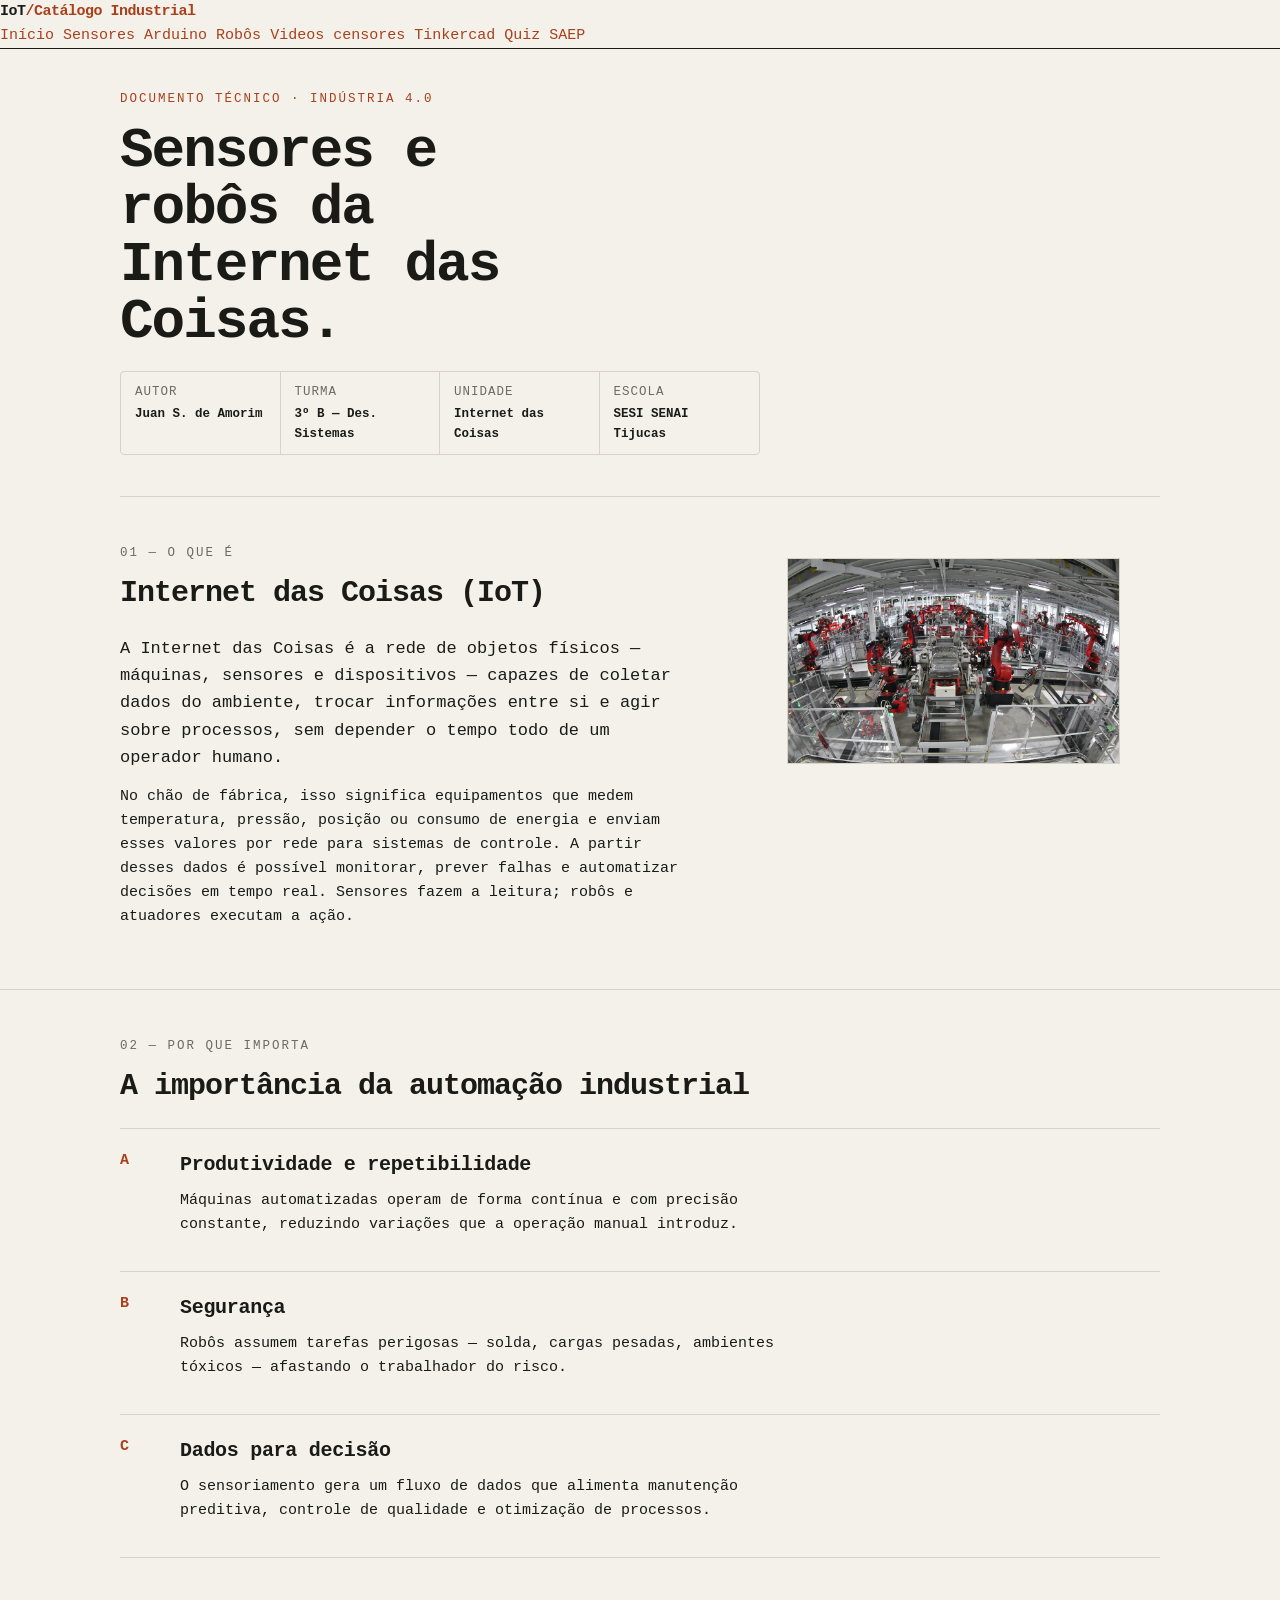
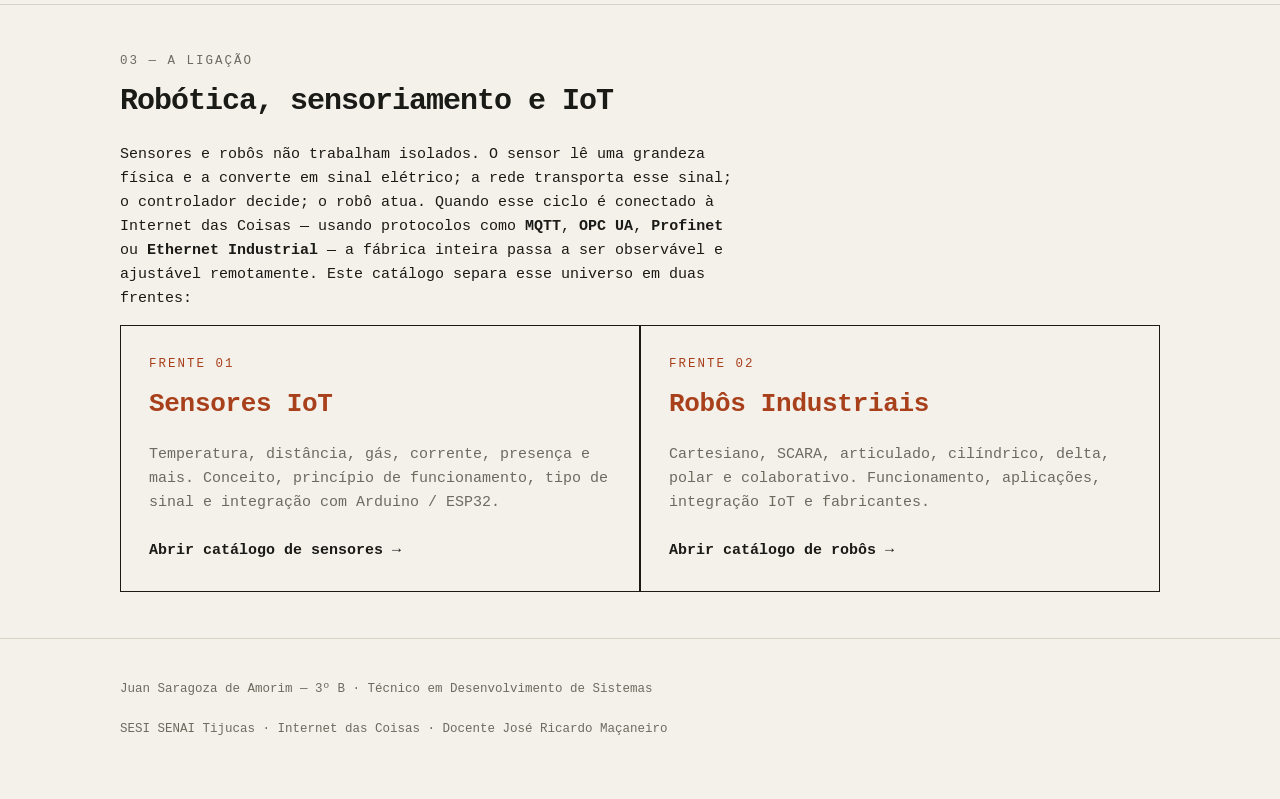
<file: index.html>
<!DOCTYPE html>
<html lang="pt-BR">
<head>
  <meta charset="UTF-8">
  <meta name="viewport" content="width=device-width, initial-scale=1.0">
  <title>Catálogo IoT — Sensores e Robôs Industriais</title>
  <meta name="description" content="Catálogo técnico de sensores e robôs industriais aplicados à Internet das Coisas (IoT) e à Indústria 4.0.">
  <link rel="stylesheet" href="css/style.css">
</head>
<body>
  <header class="topbar">
    <a class="brand" href="index.html">IoT<span>/Catálogo Industrial</span></a>
    <nav>
      <a href="index.html">Início</a>
      <a href="sensores.html">Sensores</a>
      <a href="arduino.html">Arduino</a>
      <a href="robos.html">Robôs</a>
      <a href="videos_sensores.html">Videos censores</a>
      <a href="tinkercad.html" >Tinkercad</a>
      <a href="quiz.html" >Quiz SAEP</a>
    </nav>
  </header>

  <main>
    <div class="wrap">
      <div class="docblock">
        <p class="doc-eyebrow">Documento técnico · Indústria 4.0</p>
        <h1 class="doc-title">Sensores e robôs da Internet das Coisas.</h1>
        <dl class="doc-meta">
          <div><dt>Autor</dt><dd>Juan S. de Amorim</dd></div>
          <div><dt>Turma</dt><dd>3º B — Des. Sistemas</dd></div>
          <div><dt>Unidade</dt><dd>Internet das Coisas</dd></div>
          <div><dt>Escola</dt><dd>SESI SENAI Tijucas</dd></div>
        </dl>
      </div>
    </div>

    <section>
      <div class="wrap split">
        <div>
          <p class="sec-label">01 — O que é</p>
          <h2>Internet das Coisas (IoT)</h2>
          <p class="lead">A Internet das Coisas é a rede de objetos físicos — máquinas, sensores e
          dispositivos — capazes de coletar dados do ambiente, trocar informações entre si e
          agir sobre processos, sem depender o tempo todo de um operador humano.</p>
          <p>No chão de fábrica, isso significa equipamentos que medem temperatura, pressão,
          posição ou consumo de energia e enviam esses valores por rede para sistemas de
          controle. A partir desses dados é possível monitorar, prever falhas e automatizar
          decisões em tempo real. Sensores fazem a leitura; robôs e atuadores executam a ação.</p>
        </div>
        <figure class="card" style="border:1px solid var(--line)">
          <img src="img/capa-industria.jpg" alt="Robôs industriais em uma linha de montagem automatizada">
        </figure>
      </div>
    </section>

    <section>
      <div class="wrap">
        <p class="sec-label">02 — Por que importa</p>
        <h2>A importância da automação industrial</h2>
        <div class="concepts">
          <div class="concept"><span class="num">A</span>
            <div><h3>Produtividade e repetibilidade</h3>
            <p>Máquinas automatizadas operam de forma contínua e com precisão constante,
            reduzindo variações que a operação manual introduz.</p></div>
          </div>
          <div class="concept"><span class="num">B</span>
            <div><h3>Segurança</h3>
            <p>Robôs assumem tarefas perigosas — solda, cargas pesadas, ambientes tóxicos —
            afastando o trabalhador do risco.</p></div>
          </div>
          <div class="concept"><span class="num">C</span>
            <div><h3>Dados para decisão</h3>
            <p>O sensoriamento gera um fluxo de dados que alimenta manutenção preditiva,
            controle de qualidade e otimização de processos.</p></div>
          </div>
        </div>
      </div>
    </section>

    <section>
      <div class="wrap">
        <p class="sec-label">03 — A ligação</p>
        <h2>Robótica, sensoriamento e IoT</h2>
        <p>Sensores e robôs não trabalham isolados. O sensor lê uma grandeza física e a
        converte em sinal elétrico; a rede transporta esse sinal; o controlador decide; o robô
        atua. Quando esse ciclo é conectado à Internet das Coisas — usando protocolos como
        <b>MQTT</b>, <b>OPC UA</b>, <b>Profinet</b> ou <b>Ethernet Industrial</b> — a fábrica
        inteira passa a ser observável e ajustável remotamente. Este catálogo separa esse
        universo em duas frentes:</p>

        <div class="areas">
          <a class="area" href="sensores.html">
            <span class="k">Frente 01</span>
            <h3>Sensores IoT</h3>
            <p class="muted">Temperatura, distância, gás, corrente, presença e mais. Conceito,
            princípio de funcionamento, tipo de sinal e integração com Arduino / ESP32.</p>
            <span class="go">Abrir catálogo de sensores →</span>
          </a>
          <a class="area" href="robos.html">
            <span class="k">Frente 02</span>
            <h3>Robôs Industriais</h3>
            <p class="muted">Cartesiano, SCARA, articulado, cilíndrico, delta, polar e
            colaborativo. Funcionamento, aplicações, integração IoT e fabricantes.</p>
            <span class="go">Abrir catálogo de robôs →</span>
          </a>
        </div>
      </div>
    </section>
  </main>

  <footer>
    <div class="wrap">
      <span>Juan Saragoza de Amorim — 3º B · Técnico em Desenvolvimento de Sistemas</span>
      <span>SESI SENAI Tijucas · Internet das Coisas · Docente José Ricardo Maçaneiro</span>
    </div>
  </footer>
</body>
</html>
</file>
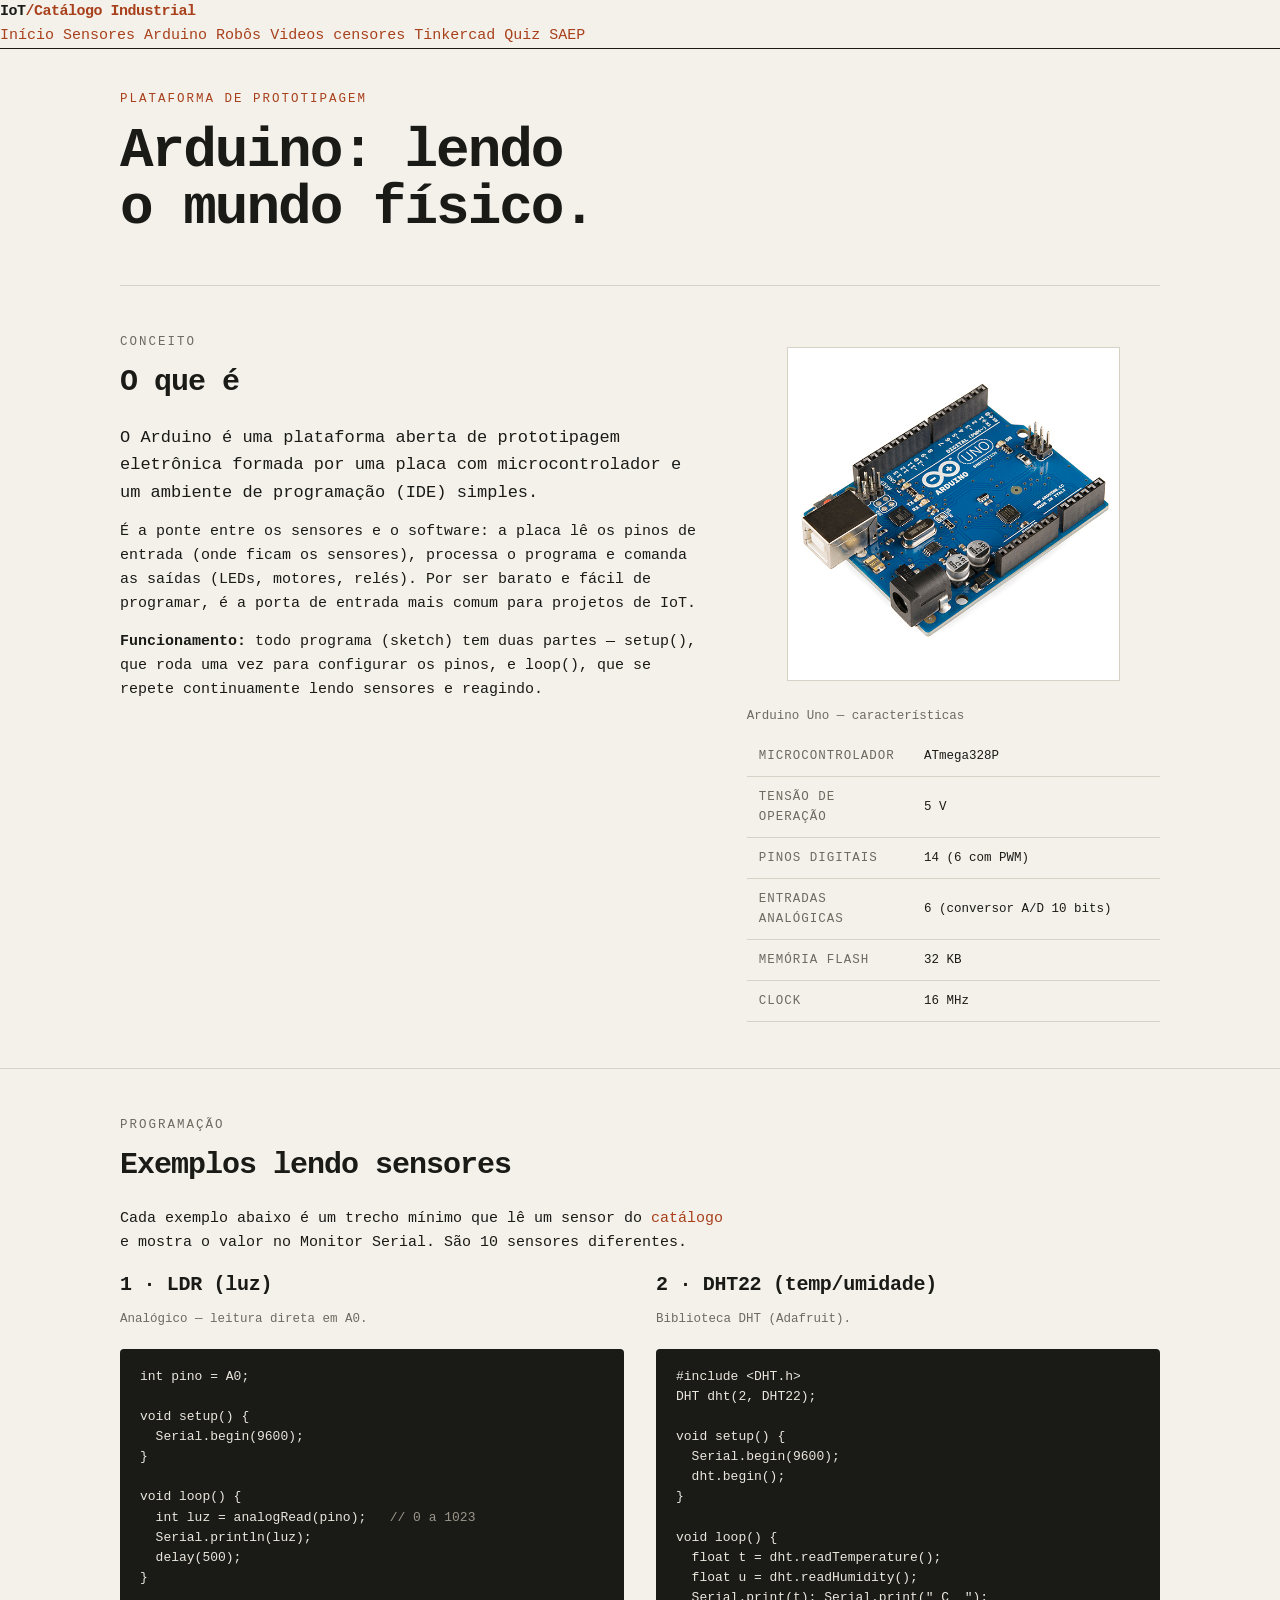
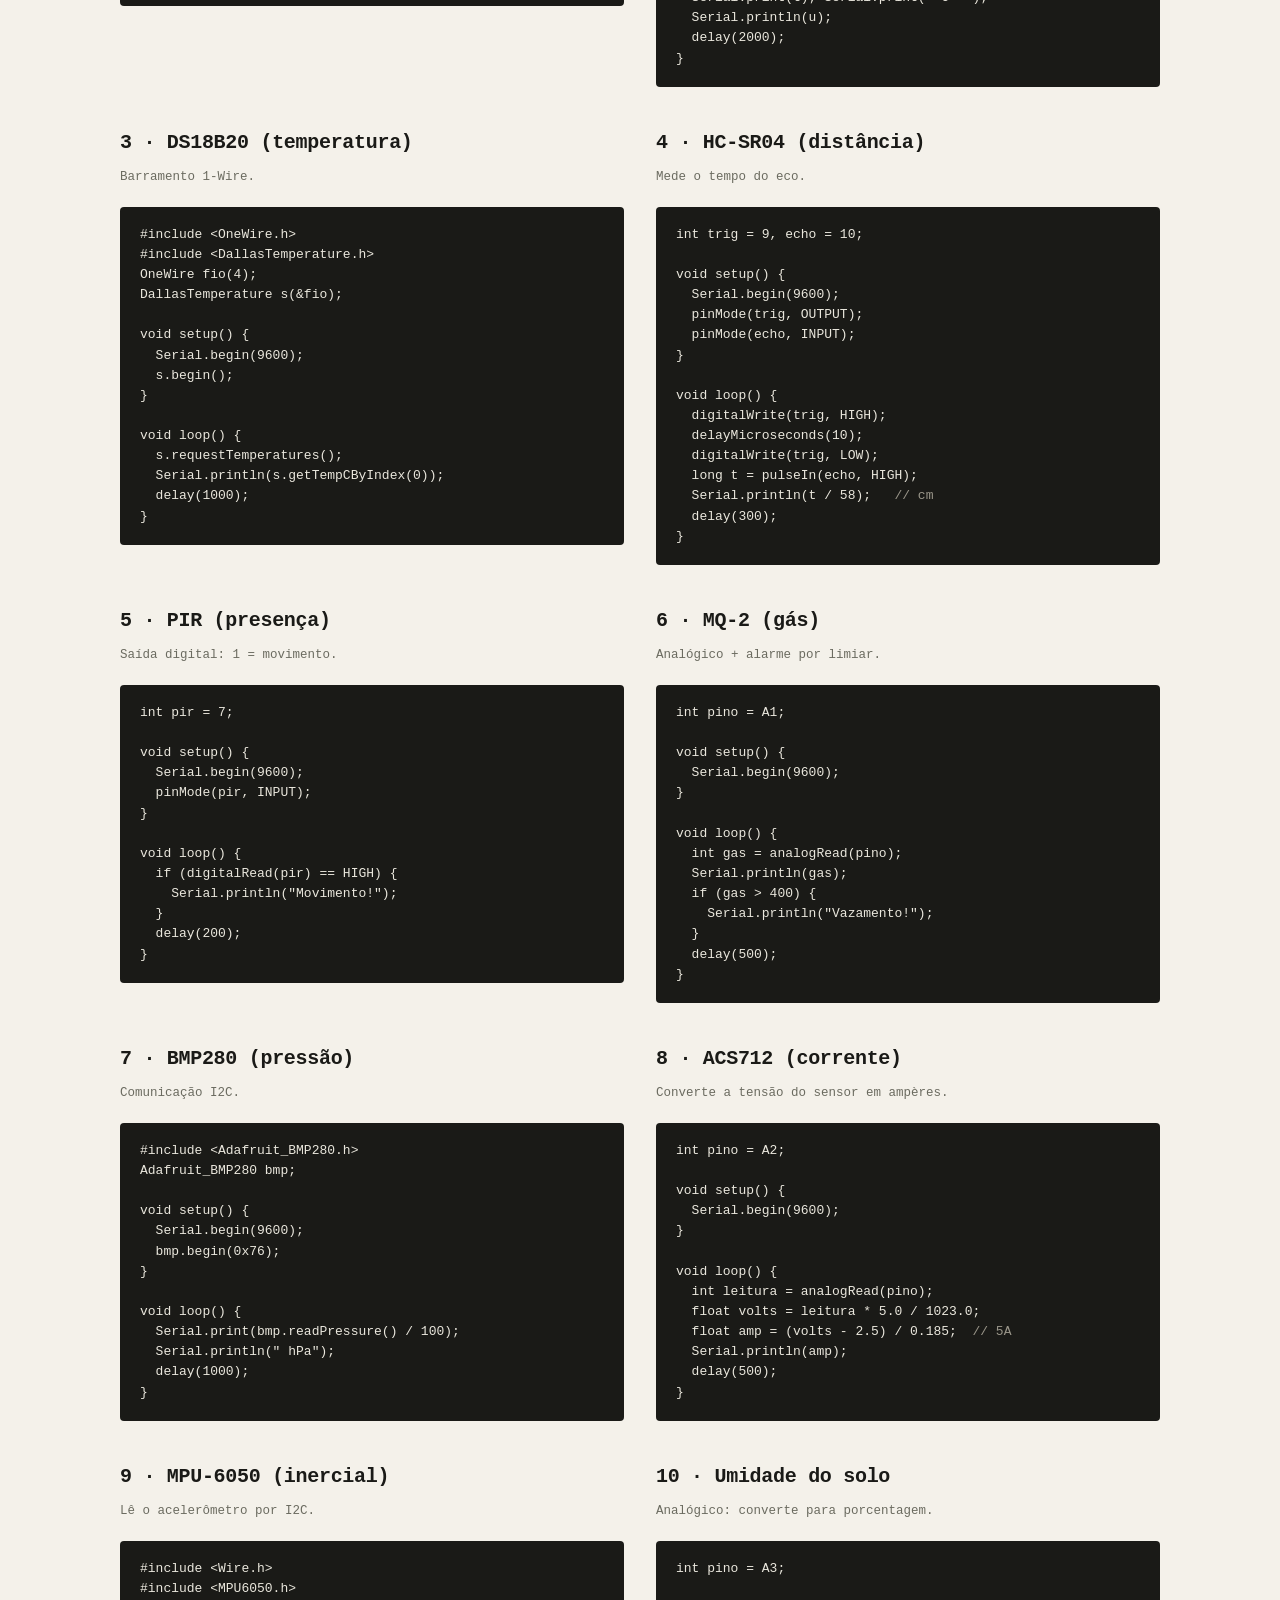
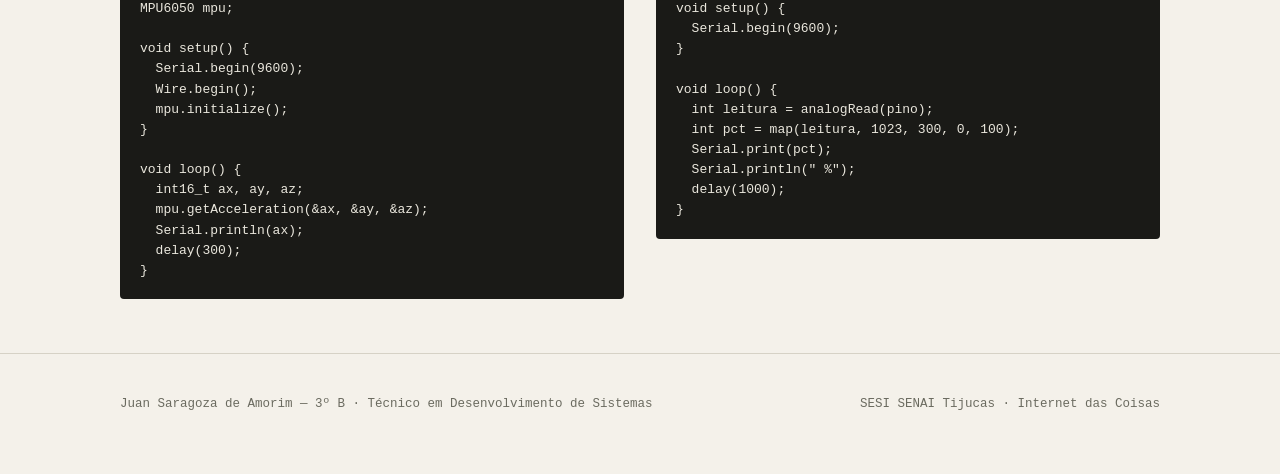
<file: arduino.html>
<!DOCTYPE html>
<html lang="pt-BR">
<head>
  <meta charset="UTF-8">
  <meta name="viewport" content="width=device-width, initial-scale=1.0">
  <title>Arduino — Catálogo IoT</title>
  <meta name="description" content="Arduino: conceito, funcionamento, características técnicas e exemplos de programação lendo sensores IoT.">
  <link rel="stylesheet" href="css/style.css">
</head>
<body>
  <header class="topbar">
    <a class="brand" href="index.html">IoT<span>/Catálogo Industrial</span></a>
    <nav>
      <a href="index.html">Início</a>
      <a href="sensores.html">Sensores</a>
      <a href="arduino.html">Arduino</a>
      <a href="robos.html">Robôs</a>
      <a href="videos_sensores.html">Videos censores</a>
      <a href="tinkercad.html" >Tinkercad</a>
      <a href="quiz.html" >Quiz SAEP</a>
    </nav>
  </header>
 
  <main>
    <div class="wrap">
      <div class="docblock">
        <p class="doc-eyebrow">Plataforma de prototipagem</p>
        <h1 class="doc-title">Arduino: lendo o mundo físico.</h1>
      </div>
    </div>

    <section>
      <div class="wrap split">
        <div>
          <p class="sec-label">Conceito</p>
          <h2>O que é</h2>
          <p class="lead">O Arduino é uma plataforma aberta de prototipagem eletrônica formada por
          uma placa com microcontrolador e um ambiente de programação (IDE) simples.</p>
          <p>É a ponte entre os sensores e o software: a placa lê os pinos de entrada (onde ficam
          os sensores), processa o programa e comanda as saídas (LEDs, motores, relés). Por ser
          barato e fácil de programar, é a porta de entrada mais comum para projetos de IoT.</p>
          <p><b>Funcionamento:</b> todo programa (sketch) tem duas partes — <code>setup()</code>,
          que roda uma vez para configurar os pinos, e <code>loop()</code>, que se repete
          continuamente lendo sensores e reagindo.</p>
        </div>
        <div>
          <figure class="card" style="border:1px solid var(--line)">
            <img src="img/arduino.jpg" alt="Placa Arduino Uno">
          </figure>
          <table class="spectable" aria-label="Características do Arduino Uno">
            <caption class="code-cap" style="text-align:left;caption-side:top;margin:10px 0">Arduino Uno — características</caption>
            <tr><th>Microcontrolador</th><td>ATmega328P</td></tr>
            <tr><th>Tensão de operação</th><td>5 V</td></tr>
            <tr><th>Pinos digitais</th><td>14 (6 com PWM)</td></tr>
            <tr><th>Entradas analógicas</th><td>6 (conversor A/D 10 bits)</td></tr>
            <tr><th>Memória Flash</th><td>32 KB</td></tr>
            <tr><th>Clock</th><td>16 MHz</td></tr>
          </table>
        </div>
      </div>
    </section>

    <section>
      <div class="wrap">
        <p class="sec-label">Programação</p>
        <h2>Exemplos lendo sensores</h2>
        <p>Cada exemplo abaixo é um trecho mínimo que lê um sensor do <a href="sensores.html">catálogo</a>
        e mostra o valor no Monitor Serial. São 10 sensores diferentes.</p>

        <div class="split" style="grid-template-columns:1fr 1fr;gap:32px">

          <div>
            <h3>1 · LDR (luz)</h3>
            <p class="code-cap">Analógico — leitura direta em A0.</p>
            <pre><code>int pino = A0;

void setup() {
  Serial.begin(9600);
}

void loop() {
  int luz = analogRead(pino);   <span class="cmt">// 0 a 1023</span>
  Serial.println(luz);
  delay(500);
}</code></pre>
          </div>

          <div>
            <h3>2 · DHT22 (temp/umidade)</h3>
            <p class="code-cap">Biblioteca DHT (Adafruit).</p>
            <pre><code>#include &lt;DHT.h&gt;
DHT dht(2, DHT22);

void setup() {
  Serial.begin(9600);
  dht.begin();
}

void loop() {
  float t = dht.readTemperature();
  float u = dht.readHumidity();
  Serial.print(t); Serial.print(" C  ");
  Serial.println(u);
  delay(2000);
}</code></pre>
          </div>

          <div>
            <h3>3 · DS18B20 (temperatura)</h3>
            <p class="code-cap">Barramento 1-Wire.</p>
            <pre><code>#include &lt;OneWire.h&gt;
#include &lt;DallasTemperature.h&gt;
OneWire fio(4);
DallasTemperature s(&amp;fio);

void setup() {
  Serial.begin(9600);
  s.begin();
}

void loop() {
  s.requestTemperatures();
  Serial.println(s.getTempCByIndex(0));
  delay(1000);
}</code></pre>
          </div>

          <div>
            <h3>4 · HC-SR04 (distância)</h3>
            <p class="code-cap">Mede o tempo do eco.</p>
            <pre><code>int trig = 9, echo = 10;

void setup() {
  Serial.begin(9600);
  pinMode(trig, OUTPUT);
  pinMode(echo, INPUT);
}

void loop() {
  digitalWrite(trig, HIGH);
  delayMicroseconds(10);
  digitalWrite(trig, LOW);
  long t = pulseIn(echo, HIGH);
  Serial.println(t / 58);   <span class="cmt">// cm</span>
  delay(300);
}</code></pre>
          </div>

          <div>
            <h3>5 · PIR (presença)</h3>
            <p class="code-cap">Saída digital: 1 = movimento.</p>
            <pre><code>int pir = 7;

void setup() {
  Serial.begin(9600);
  pinMode(pir, INPUT);
}

void loop() {
  if (digitalRead(pir) == HIGH) {
    Serial.println("Movimento!");
  }
  delay(200);
}</code></pre>
          </div>

          <div>
            <h3>6 · MQ-2 (gás)</h3>
            <p class="code-cap">Analógico + alarme por limiar.</p>
            <pre><code>int pino = A1;

void setup() {
  Serial.begin(9600);
}

void loop() {
  int gas = analogRead(pino);
  Serial.println(gas);
  if (gas &gt; 400) {
    Serial.println("Vazamento!");
  }
  delay(500);
}</code></pre>
          </div>

          <div>
            <h3>7 · BMP280 (pressão)</h3>
            <p class="code-cap">Comunicação I2C.</p>
            <pre><code>#include &lt;Adafruit_BMP280.h&gt;
Adafruit_BMP280 bmp;

void setup() {
  Serial.begin(9600);
  bmp.begin(0x76);
}

void loop() {
  Serial.print(bmp.readPressure() / 100);
  Serial.println(" hPa");
  delay(1000);
}</code></pre>
          </div>

          <div>
            <h3>8 · ACS712 (corrente)</h3>
            <p class="code-cap">Converte a tensão do sensor em ampères.</p>
            <pre><code>int pino = A2;

void setup() {
  Serial.begin(9600);
}

void loop() {
  int leitura = analogRead(pino);
  float volts = leitura * 5.0 / 1023.0;
  float amp = (volts - 2.5) / 0.185;  <span class="cmt">// 5A</span>
  Serial.println(amp);
  delay(500);
}</code></pre>
          </div>

          <div>
            <h3>9 · MPU-6050 (inercial)</h3>
            <p class="code-cap">Lê o acelerômetro por I2C.</p>
            <pre><code>#include &lt;Wire.h&gt;
#include &lt;MPU6050.h&gt;
MPU6050 mpu;

void setup() {
  Serial.begin(9600);
  Wire.begin();
  mpu.initialize();
}

void loop() {
  int16_t ax, ay, az;
  mpu.getAcceleration(&amp;ax, &amp;ay, &amp;az);
  Serial.println(ax);
  delay(300);
}</code></pre>
          </div>

          <div>
            <h3>10 · Umidade do solo</h3>
            <p class="code-cap">Analógico: converte para porcentagem.</p>
            <pre><code>int pino = A3;

void setup() {
  Serial.begin(9600);
}

void loop() {
  int leitura = analogRead(pino);
  int pct = map(leitura, 1023, 300, 0, 100);
  Serial.print(pct);
  Serial.println(" %");
  delay(1000);
}</code></pre>
          </div>

        </div>
      </div>
    </section>
  </main>

  <footer>
    <div class="wrap">
      <span>Juan Saragoza de Amorim — 3º B · Técnico em Desenvolvimento de Sistemas</span>
      <span>SESI SENAI Tijucas · Internet das Coisas</span>
    </div>
  </footer>
</body>
</html>
</file>
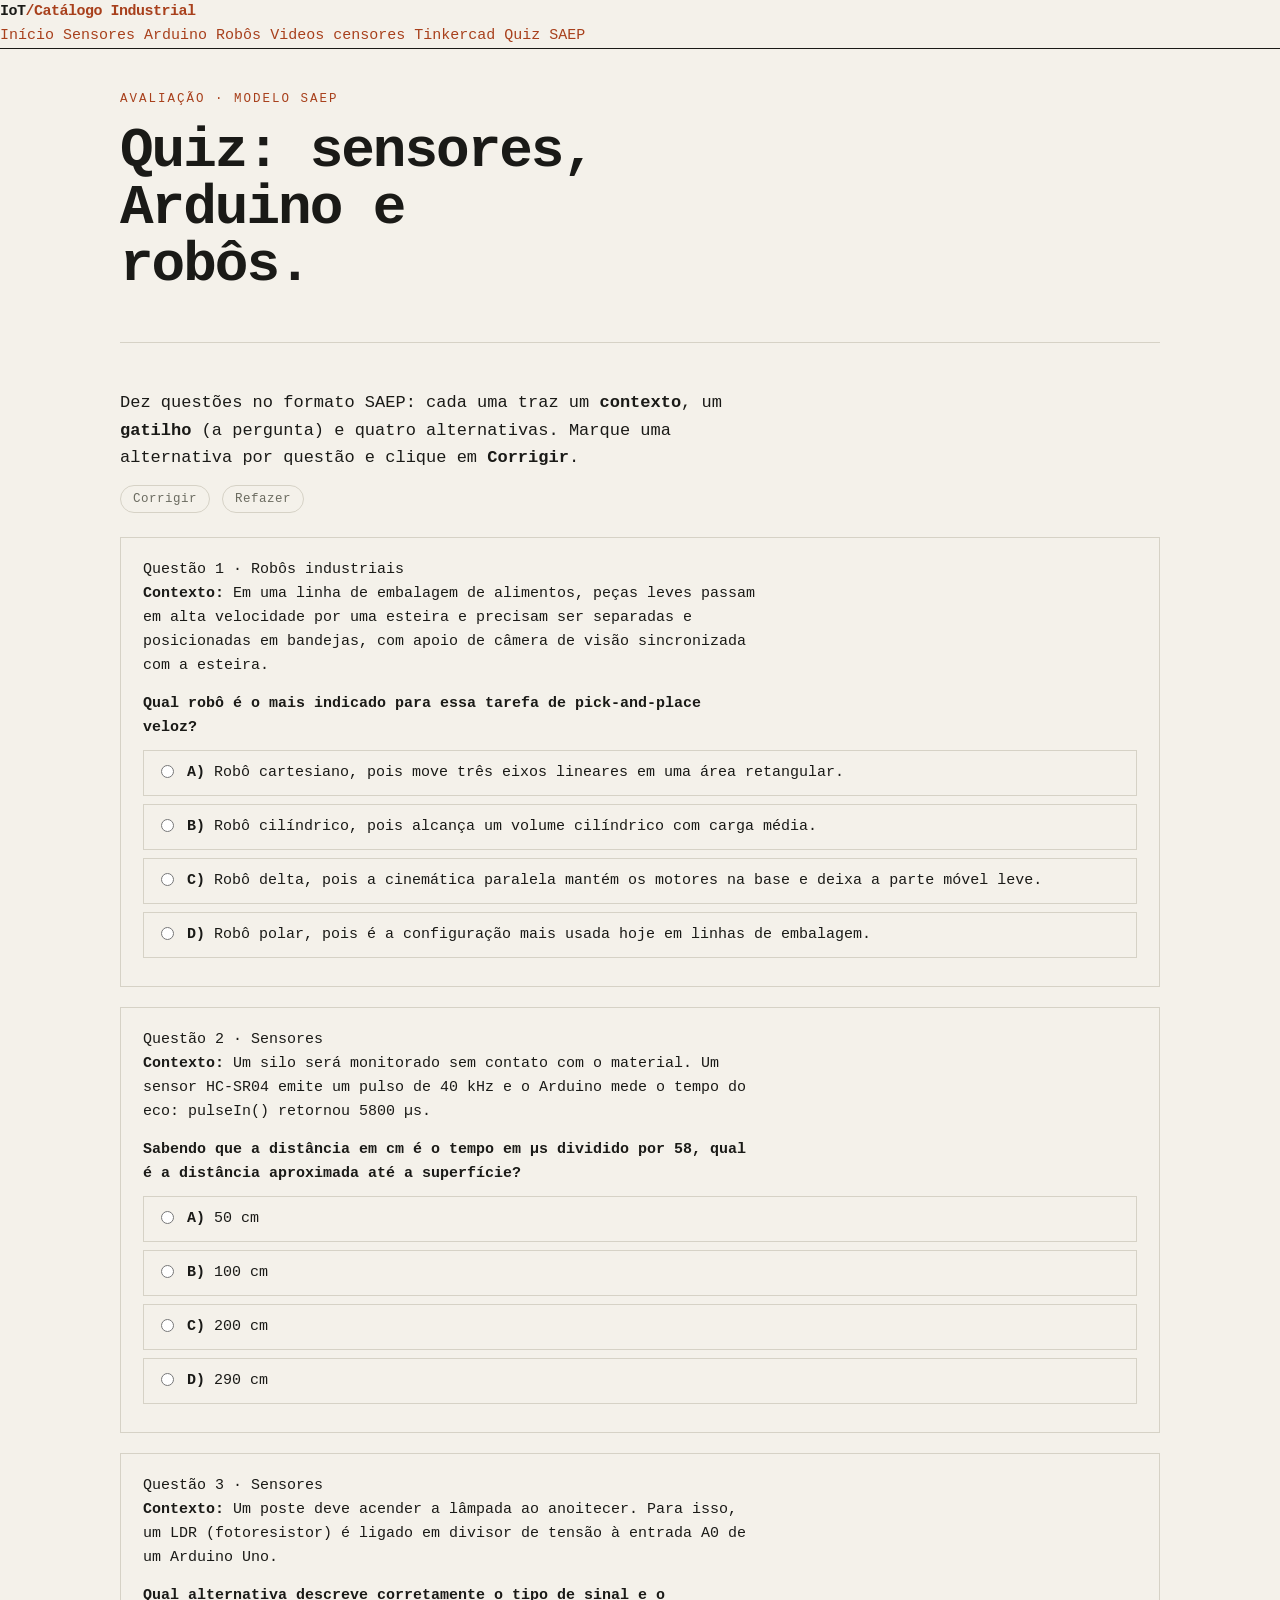
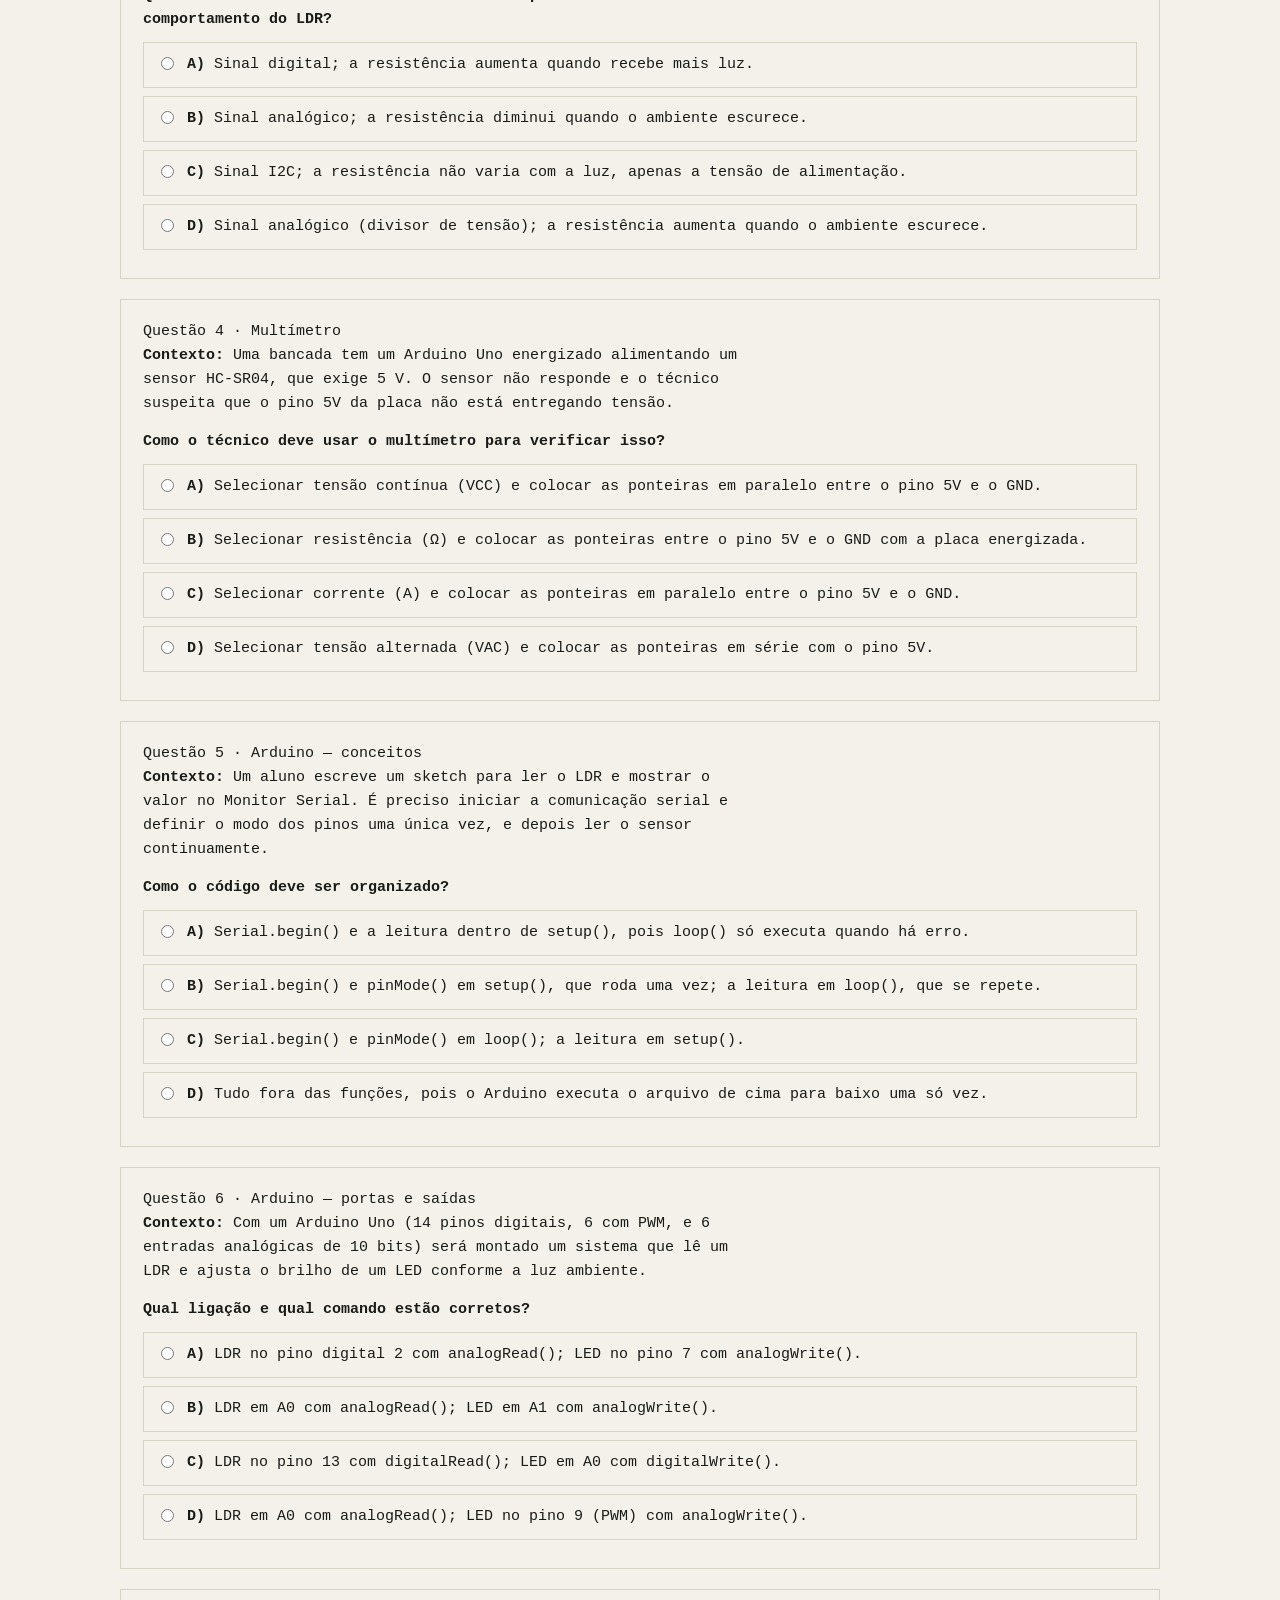
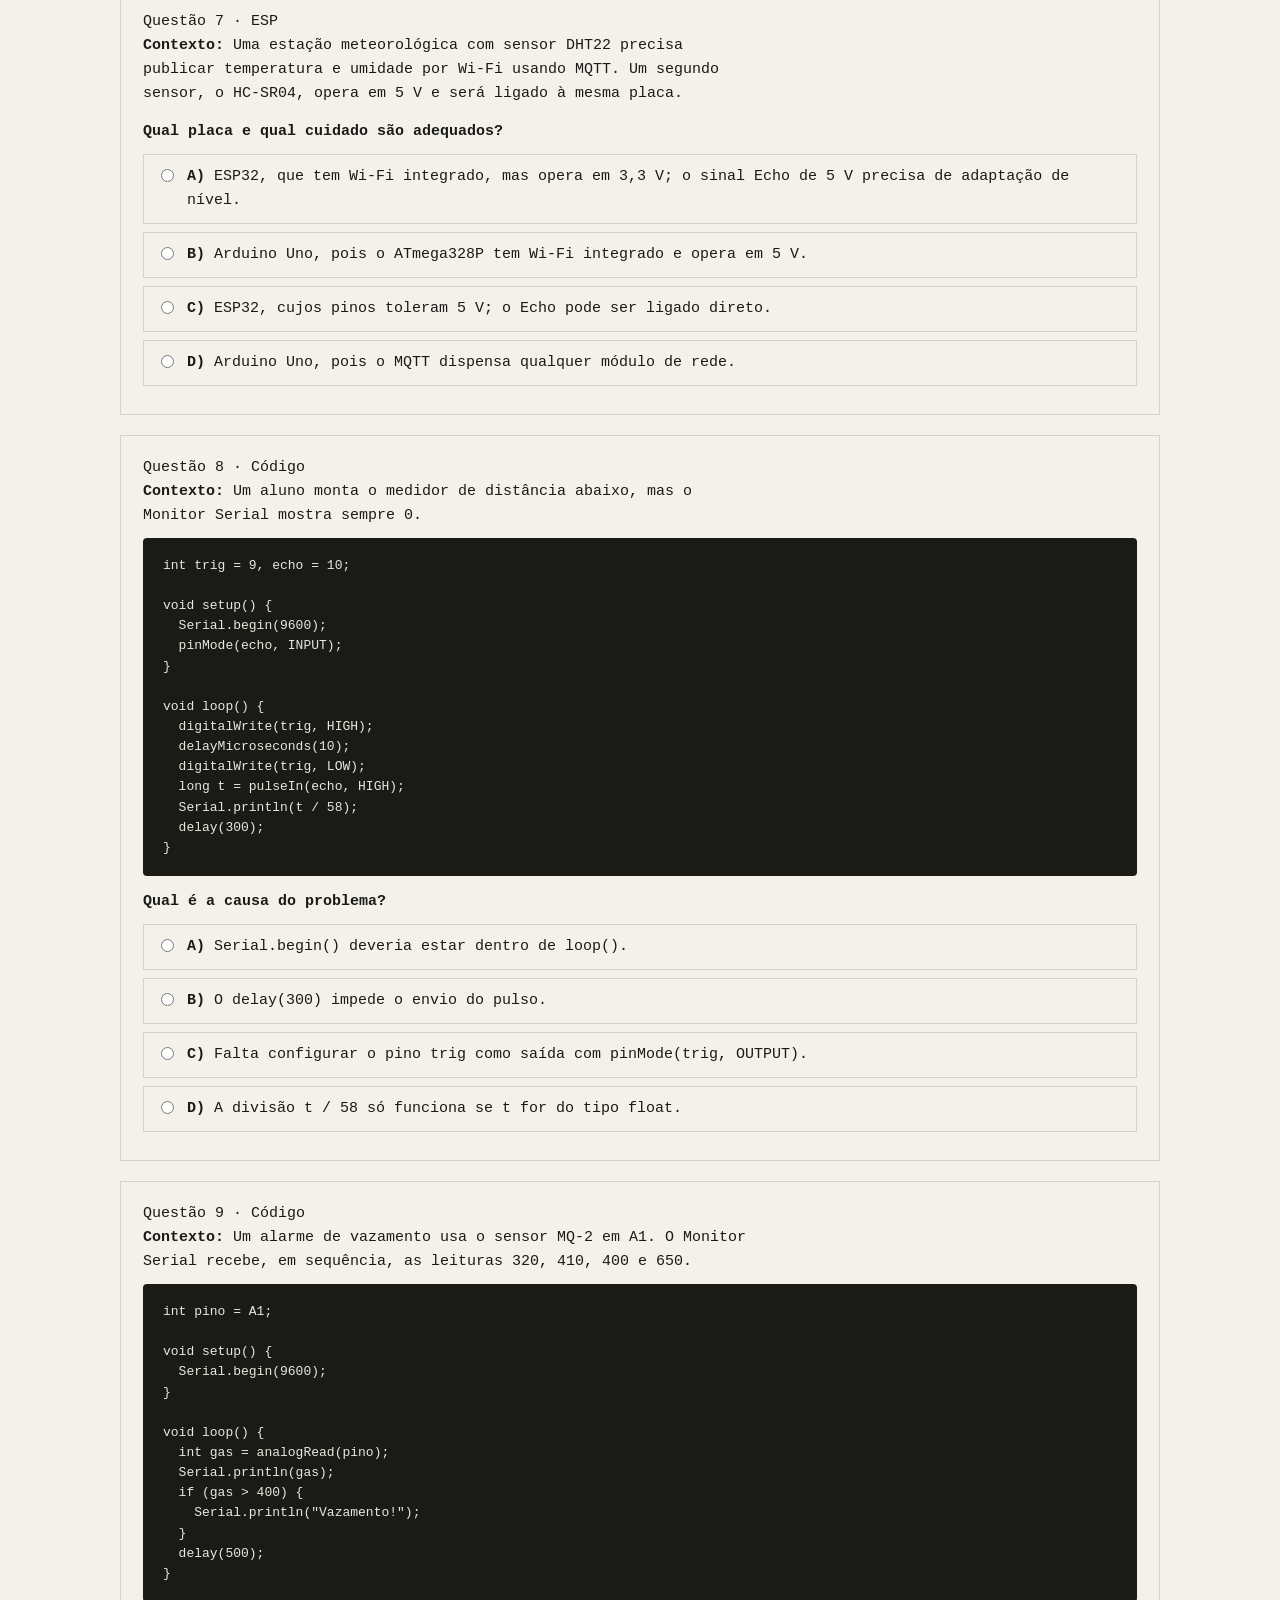
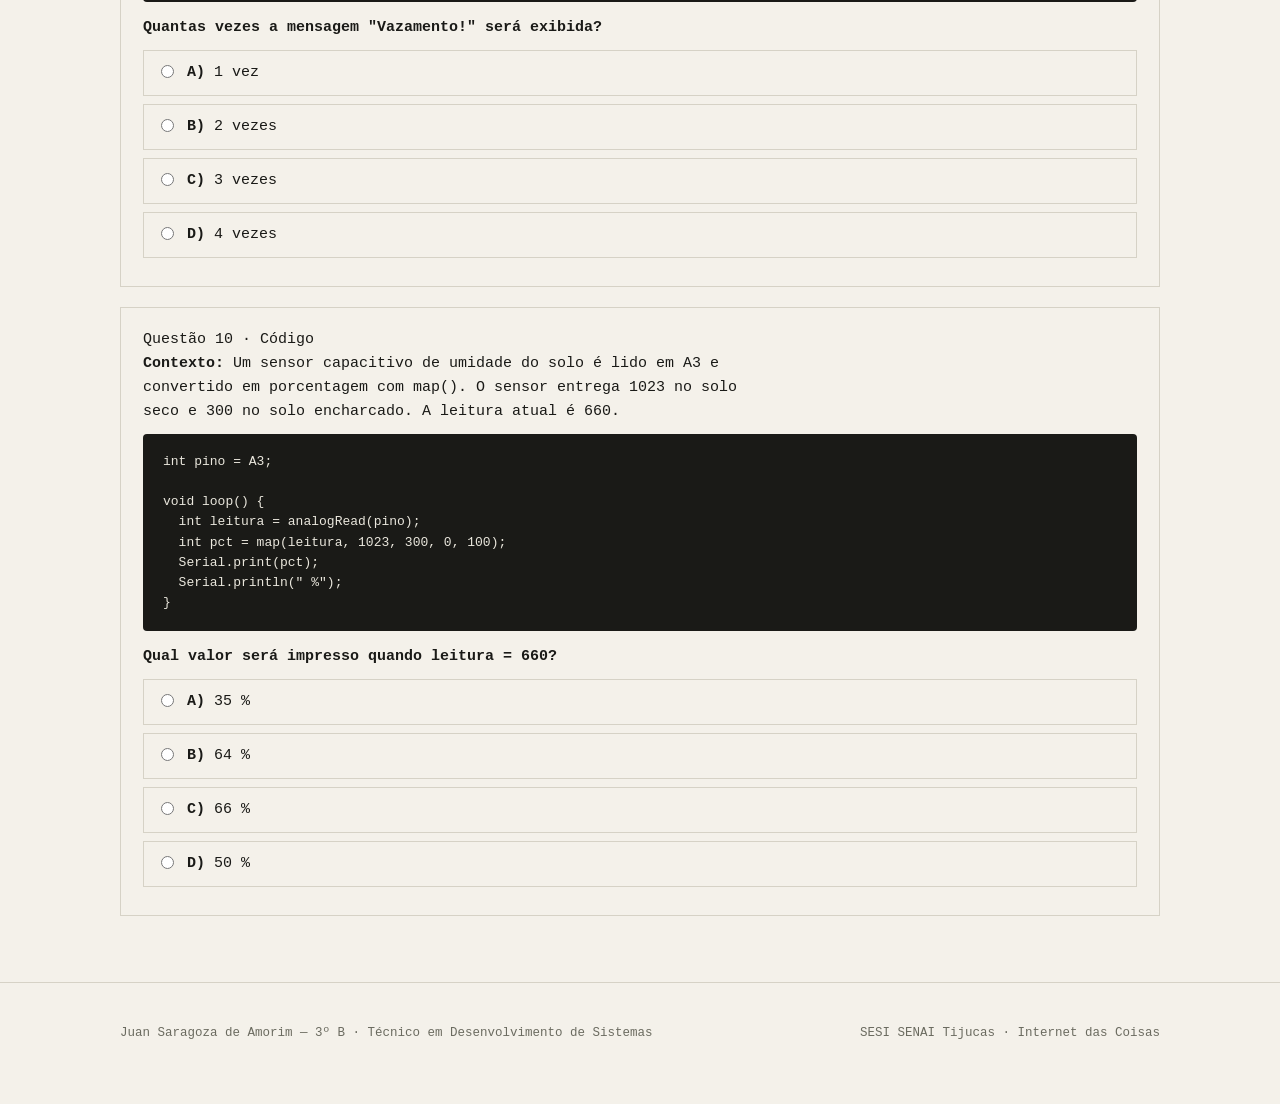
<file: quiz.html>
<!DOCTYPE html>
<html lang="pt-BR">
<head>
<meta charset="UTF-8">
<meta name="viewport" content="width=device-width, initial-scale=1.0">
<title>Quiz SAEP — Catálogo IoT</title>
<meta name="description" content="Simulado modelo SAEP sobre robôs industriais, sensores, multímetro, Arduino, ESP32 e programação.">
<link rel="stylesheet" href="css/style.css">
<style>

</style>
</head>
<body>

<header class="topbar">
<a class="brand" href="index.html">IoT<span>/Catálogo Industrial</span></a>
<nav>
<a href="index.html">Início</a>
<a href="sensores.html">Sensores</a>
<a href="arduino.html">Arduino</a>
<a href="robos.html">Robôs</a>
<a href="videos_sensores.html">Videos censores</a>
<a href="tinkercad.html">Tinkercad</a>
<a href="quiz.html" >Quiz SAEP</a>
</nav>
</header>

<main>
<div class="wrap">
<div class="docblock">
<p class="doc-eyebrow">Avaliação · Modelo SAEP</p>
<h1 class="doc-title">Quiz: sensores, Arduino e robôs.</h1>
</div>
</div>

<section>
<div class="wrap">
<p class="lead">Dez questões no formato SAEP: cada uma traz um <b>contexto</b>, um <b>gatilho</b> (a pergunta) e quatro alternativas. Marque uma alternativa por questão e clique em <b>Corrigir</b>.</p>
<div class="quiz-bar">
<button class="chip" id="btnCorrigir" type="button">Corrigir</button>
<button class="chip" id="btnRefazer" type="button">Refazer</button>
<span class="quiz-score" id="placar" aria-live="polite"></span>
</div>
<div id="quiz"></div>
</div>
</section>
</main>

<footer>
<div class="wrap">
<span>Juan Saragoza de Amorim — 3º B · Técnico em Desenvolvimento de Sistemas</span>
<span>SESI SENAI Tijucas · Internet das Coisas</span>
</div>
</footer>

<script>
(function () {
  var Q = [
    { tema: "Robôs industriais",
      ctx: "Em uma linha de embalagem de alimentos, peças leves passam em alta velocidade por uma esteira e precisam ser separadas e posicionadas em bandejas, com apoio de câmera de visão sincronizada com a esteira.",
      gat: "Qual robô é o mais indicado para essa tarefa de pick-and-place veloz?",
      alt: ["Robô cartesiano, pois move três eixos lineares em uma área retangular.",
            "Robô cilíndrico, pois alcança um volume cilíndrico com carga média.",
            "Robô delta, pois a cinemática paralela mantém os motores na base e deixa a parte móvel leve.",
            "Robô polar, pois é a configuração mais usada hoje em linhas de embalagem."],
      certa: 2,
      exp: "O delta tem três braços presos a uma base fixa; como os motores ficam na base, a plataforma é muito leve e atinge altíssima velocidade com cargas leves. O polar é raro hoje, e o cartesiano e o cilíndrico não têm essa velocidade." },

    { tema: "Sensores",
      ctx: "Um silo será monitorado sem contato com o material. Um sensor HC-SR04 emite um pulso de 40 kHz e o Arduino mede o tempo do eco: pulseIn() retornou 5800 µs.",
      gat: "Sabendo que a distância em cm é o tempo em µs dividido por 58, qual é a distância aproximada até a superfície?",
      alt: ["50 cm", "100 cm", "200 cm", "290 cm"],
      certa: 1,
      exp: "5800 / 58 = 100 cm. O fator 58 já considera a velocidade do som e a divisão por dois (o pulso vai até o objeto e volta). Quem esquece de dividir por dois chega a ~200 cm." },

    { tema: "Sensores",
      ctx: "Um poste deve acender a lâmpada ao anoitecer. Para isso, um LDR (fotoresistor) é ligado em divisor de tensão à entrada A0 de um Arduino Uno.",
      gat: "Qual alternativa descreve corretamente o tipo de sinal e o comportamento do LDR?",
      alt: ["Sinal digital; a resistência aumenta quando recebe mais luz.",
            "Sinal analógico; a resistência diminui quando o ambiente escurece.",
            "Sinal I2C; a resistência não varia com a luz, apenas a tensão de alimentação.",
            "Sinal analógico (divisor de tensão); a resistência aumenta quando o ambiente escurece."],
      certa: 3,
      exp: "A luz libera portadores de carga e reduz a resistência do LDR; no escuro a resistência sobe (~1 MΩ). Como a leitura varia continuamente, o sinal é analógico e lido com analogRead()." },

    { tema: "Multímetro",
      ctx: "Uma bancada tem um Arduino Uno energizado alimentando um sensor HC-SR04, que exige 5 V. O sensor não responde e o técnico suspeita que o pino 5V da placa não está entregando tensão.",
      gat: "Como o técnico deve usar o multímetro para verificar isso?",
      alt: ["Selecionar tensão contínua (VCC) e colocar as ponteiras em paralelo entre o pino 5V e o GND.",
            "Selecionar resistência (Ω) e colocar as ponteiras entre o pino 5V e o GND com a placa energizada.",
            "Selecionar corrente (A) e colocar as ponteiras em paralelo entre o pino 5V e o GND.",
            "Selecionar tensão alternada (VAC) e colocar as ponteiras em série com o pino 5V."],
      certa: 0,
      exp: "Tensão se mede em paralelo e, para uma placa alimentada por USB/fonte CC, na escala de tensão contínua. Resistência só se mede com o circuito desenergizado, e corrente exige o multímetro em série." },

    { tema: "Arduino — conceitos",
      ctx: "Um aluno escreve um sketch para ler o LDR e mostrar o valor no Monitor Serial. É preciso iniciar a comunicação serial e definir o modo dos pinos uma única vez, e depois ler o sensor continuamente.",
      gat: "Como o código deve ser organizado?",
      alt: ["Serial.begin() e a leitura dentro de setup(), pois loop() só executa quando há erro.",
            "Serial.begin() e pinMode() em setup(), que roda uma vez; a leitura em loop(), que se repete.",
            "Serial.begin() e pinMode() em loop(); a leitura em setup().",
            "Tudo fora das funções, pois o Arduino executa o arquivo de cima para baixo uma só vez."],
      certa: 1,
      exp: "setup() roda uma vez ao ligar a placa e serve para configurar pinos e Serial; loop() se repete continuamente lendo sensores e reagindo." },

    { tema: "Arduino — portas e saídas",
      ctx: "Com um Arduino Uno (14 pinos digitais, 6 com PWM, e 6 entradas analógicas de 10 bits) será montado um sistema que lê um LDR e ajusta o brilho de um LED conforme a luz ambiente.",
      gat: "Qual ligação e qual comando estão corretos?",
      alt: ["LDR no pino digital 2 com analogRead(); LED no pino 7 com analogWrite().",
            "LDR em A0 com analogRead(); LED em A1 com analogWrite().",
            "LDR no pino 13 com digitalRead(); LED em A0 com digitalWrite().",
            "LDR em A0 com analogRead(); LED no pino 9 (PWM) com analogWrite()."],
      certa: 3,
      exp: "analogRead() usa as entradas A0–A5 (valores de 0 a 1023). Para variar o brilho é preciso uma saída PWM (no Uno: 3, 5, 6, 9, 10 e 11). Os pinos analógicos servem só como entrada e o pino 7 não tem PWM." },

    { tema: "ESP",
      ctx: "Uma estação meteorológica com sensor DHT22 precisa publicar temperatura e umidade por Wi-Fi usando MQTT. Um segundo sensor, o HC-SR04, opera em 5 V e será ligado à mesma placa.",
      gat: "Qual placa e qual cuidado são adequados?",
      alt: ["ESP32, que tem Wi-Fi integrado, mas opera em 3,3 V; o sinal Echo de 5 V precisa de adaptação de nível.",
            "Arduino Uno, pois o ATmega328P tem Wi-Fi integrado e opera em 5 V.",
            "ESP32, cujos pinos toleram 5 V; o Echo pode ser ligado direto.",
            "Arduino Uno, pois o MQTT dispensa qualquer módulo de rede."],
      certa: 0,
      exp: "O ESP32 tem Wi-Fi e Bluetooth integrados, mas seus GPIOs trabalham em 3,3 V e não são feitos para 5 V. Já o Uno não tem rede sem um módulo adicional." },

    { tema: "Código",
      ctx: "Um aluno monta o medidor de distância abaixo, mas o Monitor Serial mostra sempre 0.",
      cod: "int trig = 9, echo = 10;\n\nvoid setup() {\n  Serial.begin(9600);\n  pinMode(echo, INPUT);\n}\n\nvoid loop() {\n  digitalWrite(trig, HIGH);\n  delayMicroseconds(10);\n  digitalWrite(trig, LOW);\n  long t = pulseIn(echo, HIGH);\n  Serial.println(t / 58);\n  delay(300);\n}",
      gat: "Qual é a causa do problema?",
      alt: ["Serial.begin() deveria estar dentro de loop().",
            "O delay(300) impede o envio do pulso.",
            "Falta configurar o pino trig como saída com pinMode(trig, OUTPUT).",
            "A divisão t / 58 só funciona se t for do tipo float."],
      certa: 2,
      exp: "Sem pinMode(trig, OUTPUT) o pino continua como entrada, o pulso de 10 µs nunca chega ao sensor, pulseIn() estoura o tempo e retorna 0." },

    { tema: "Código",
      ctx: "Um alarme de vazamento usa o sensor MQ-2 em A1. O Monitor Serial recebe, em sequência, as leituras 320, 410, 400 e 650.",
      cod: "int pino = A1;\n\nvoid setup() {\n  Serial.begin(9600);\n}\n\nvoid loop() {\n  int gas = analogRead(pino);\n  Serial.println(gas);\n  if (gas > 400) {\n    Serial.println(\"Vazamento!\");\n  }\n  delay(500);\n}",
      gat: "Quantas vezes a mensagem \"Vazamento!\" será exibida?",
      alt: ["1 vez", "2 vezes", "3 vezes", "4 vezes"],
      certa: 1,
      exp: "A condição é gas > 400 (estritamente maior). Só 410 e 650 satisfazem; 320 e 400 não." },

    { tema: "Código",
      ctx: "Um sensor capacitivo de umidade do solo é lido em A3 e convertido em porcentagem com map(). O sensor entrega 1023 no solo seco e 300 no solo encharcado. A leitura atual é 660.",
      cod: "int pino = A3;\n\nvoid loop() {\n  int leitura = analogRead(pino);\n  int pct = map(leitura, 1023, 300, 0, 100);\n  Serial.print(pct);\n  Serial.println(\" %\");\n}",
      gat: "Qual valor será impresso quando leitura = 660?",
      alt: ["35 %", "64 %", "66 %", "50 %"],
      certa: 3,
      exp: "map() faz (660 − 1023) × (100 − 0) / (300 − 1023) = −36300 / −723 ≈ 50,2 e, como é int, trunca para 50 %. A faixa invertida (1023 → 0 %, 300 → 100 %) é o que faz o resultado ficar no meio." }
  ];

  var L = ["A", "B", "C", "D"];
  var raiz = document.getElementById("quiz");
  var placar = document.getElementById("placar");

  function esc(s) {
    return s.replace(/&/g, "&amp;").replace(/</g, "&lt;").replace(/>/g, "&gt;");
  }

  function montar() {
    var h = "";
    Q.forEach(function (q, i) {
      h += '<article class="quiz-q" id="q' + i + '">';
      h += '<span class="cat">Questão ' + (i + 1) + " · " + q.tema + "</span>";
      h += '<p class="quiz-ctx"><b>Contexto:</b> ' + esc(q.ctx) + "</p>";
      if (q.cod) h += "<pre><code>" + esc(q.cod) + "</code></pre>";
      h += '<p class="quiz-trig">' + esc(q.gat) + "</p>";
      q.alt.forEach(function (a, j) {
        h += '<label class="quiz-alt"><input type="radio" name="q' + i + '" value="' + j + '"><span><b>' + L[j] + ")</b> " + esc(a) + "</span></label>";
      });
      h += '<p class="quiz-exp"><b>Comentário:</b> ' + esc(q.exp) + "</p>";
      h += "</article>";
    });
    raiz.innerHTML = h;
    placar.textContent = "";
  }

  function corrigir() {
    var acertos = 0, vazias = 0;
    Q.forEach(function (q, i) {
      var box = document.getElementById("q" + i);
      var marcada = box.querySelector("input:checked");
      var labels = box.querySelectorAll(".quiz-alt");
      labels[q.certa].classList.add("ok");
      if (!marcada) { vazias++; }
      else if (+marcada.value === q.certa) { acertos++; }
      else { labels[+marcada.value].classList.add("err"); }
      box.classList.add("done");
      box.querySelectorAll("input").forEach(function (r) { r.disabled = true; });
    });
    placar.textContent = "Resultado: " + acertos + " de " + Q.length + " (" + Math.round(acertos / Q.length * 100) + " %)" +
      (vazias ? " · " + vazias + " sem resposta" : "");
    placar.scrollIntoView({ behavior: "smooth", block: "center" });
  }

  document.getElementById("btnCorrigir").addEventListener("click", corrigir);
  document.getElementById("btnRefazer").addEventListener("click", montar);
  montar();
})();
</script>
</body>
</html>
</file>
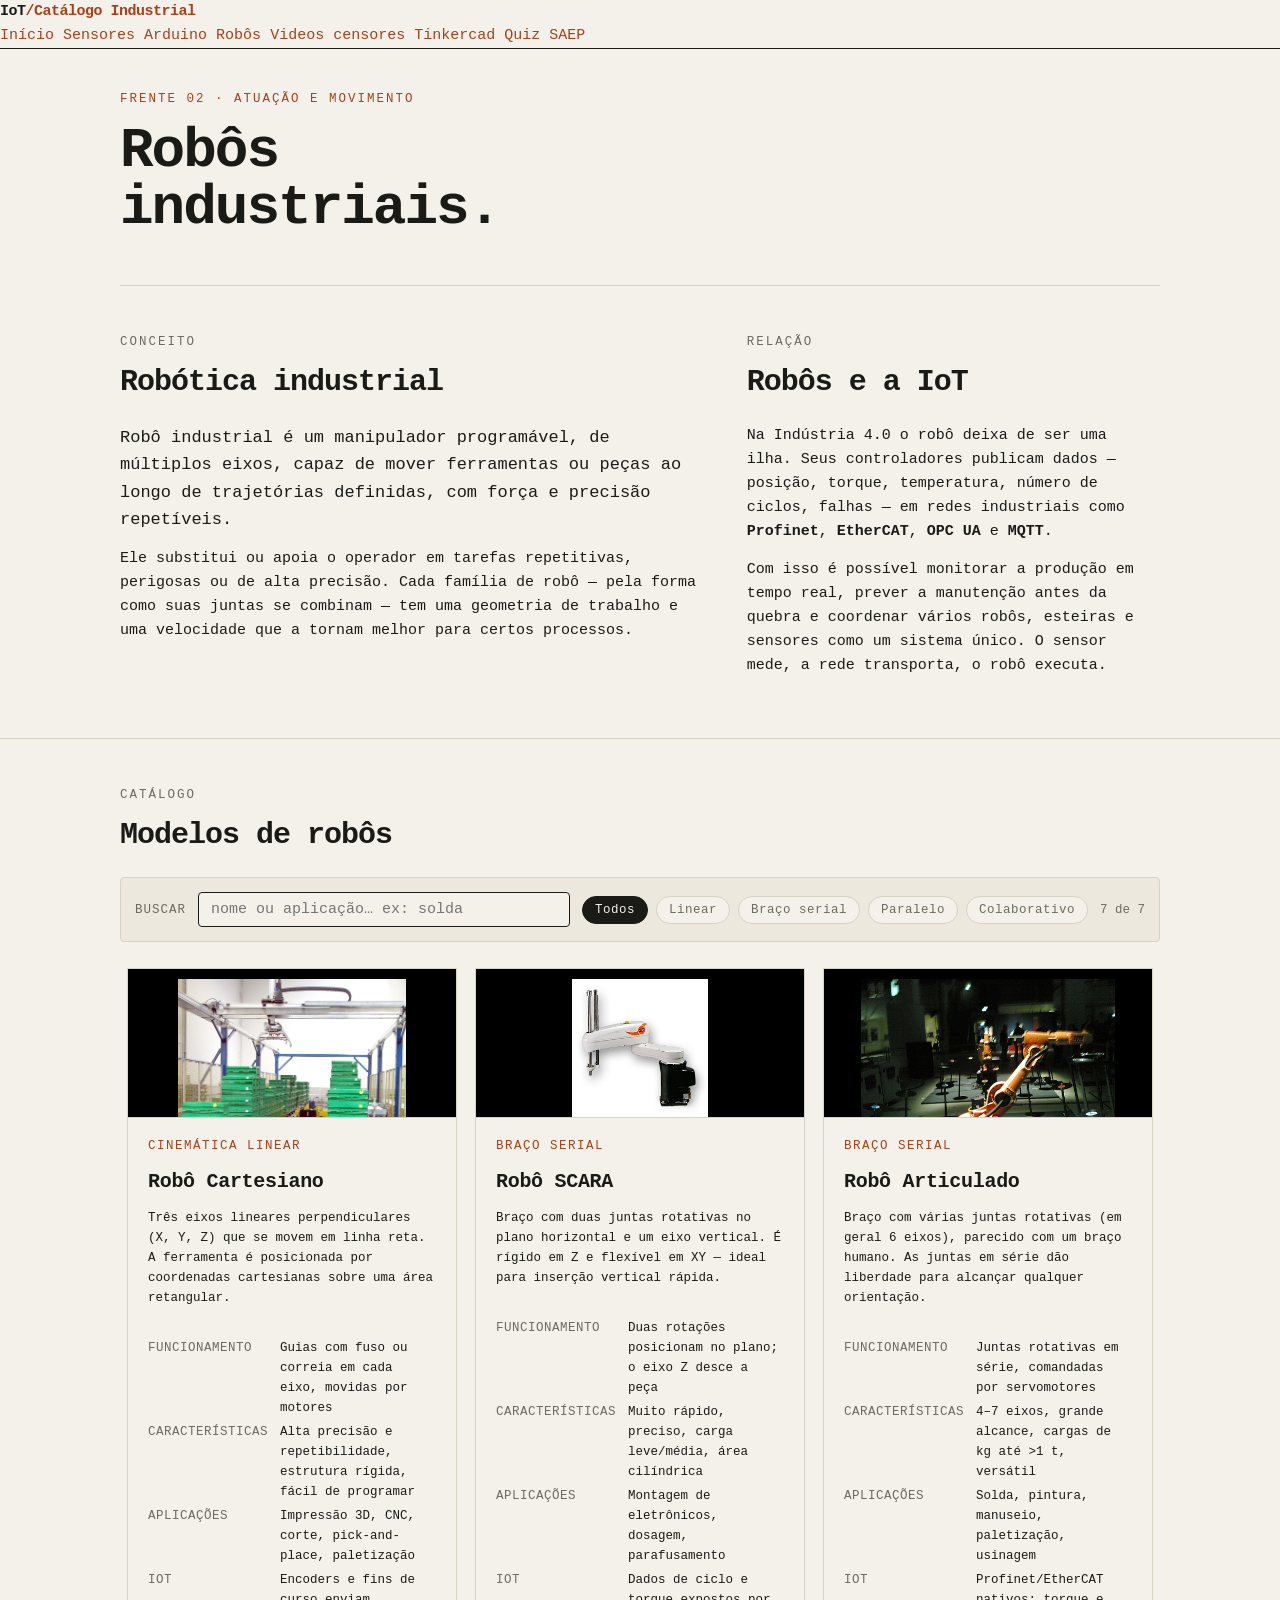
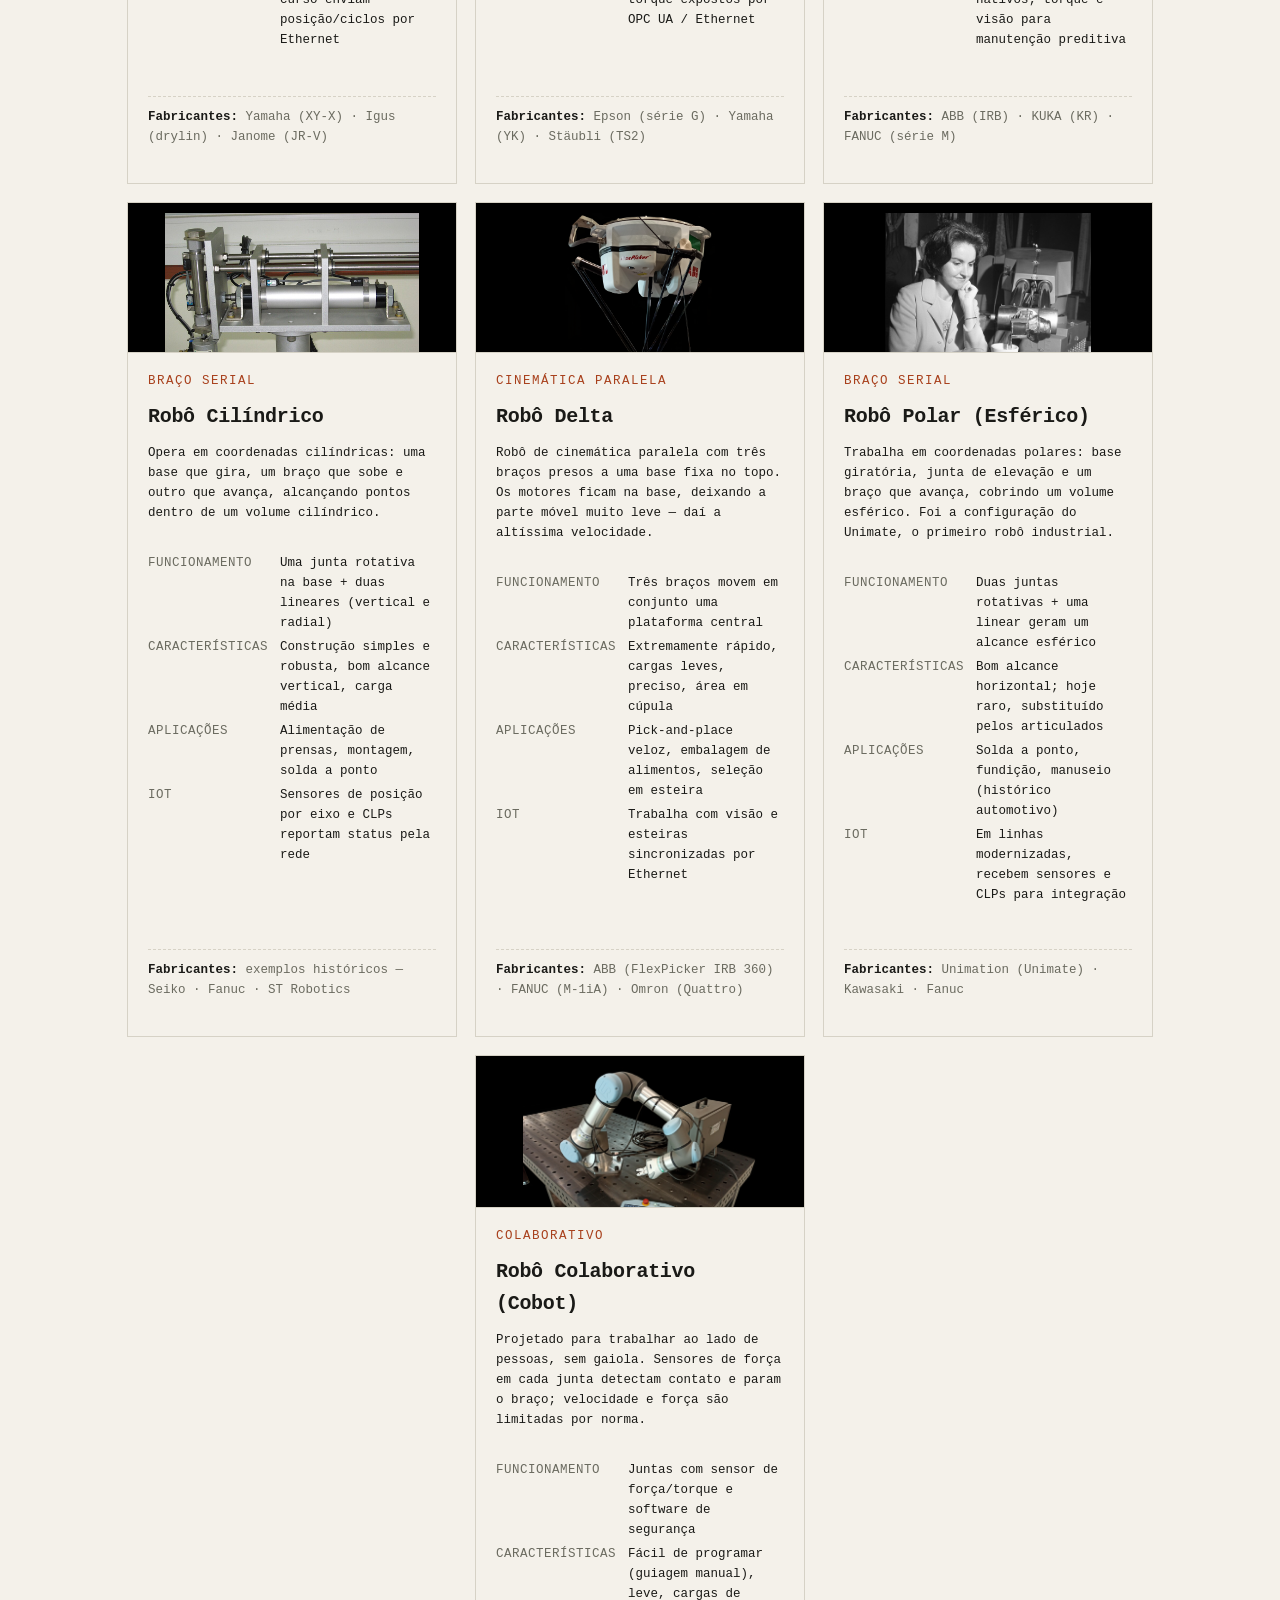
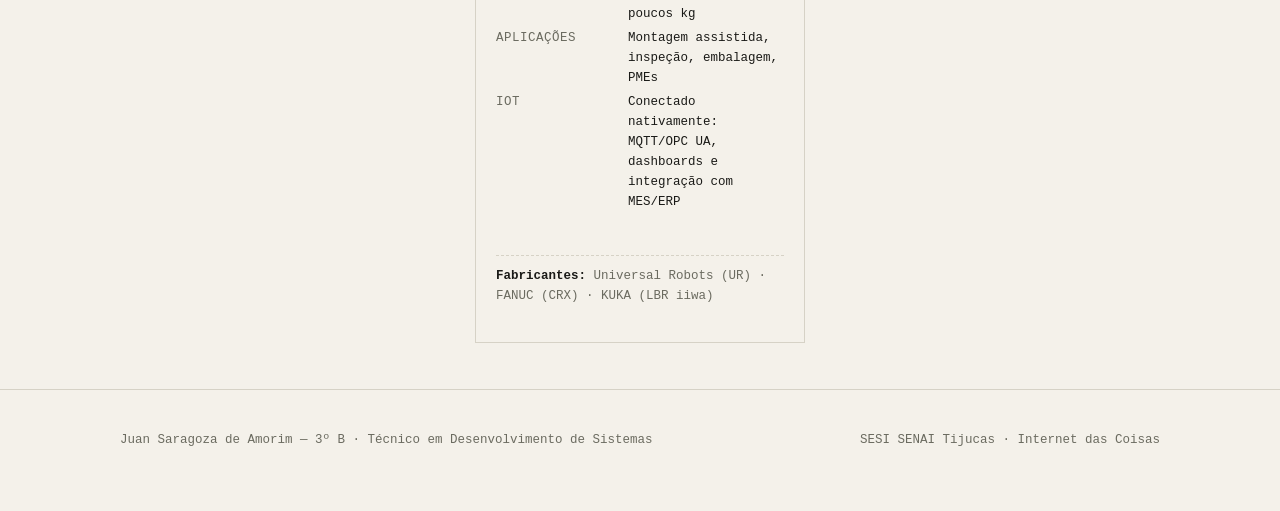
<file: robos.html>
<!DOCTYPE html>
<html lang="pt-BR">
<head>
  <meta charset="UTF-8">
  <meta name="viewport" content="width=device-width, initial-scale=1.0">
  <title>Robôs Industriais — Catálogo IoT</title>
  <meta name="description" content="Catálogo de robôs industriais: cartesiano, SCARA, articulado, cilíndrico, delta, polar e colaborativo. Funcionamento, aplicações, integração IoT e fabricantes.">
  <link rel="stylesheet" href="css/style.css">
</head>
<body>
  <header class="topbar">
    <a class="brand" href="index.html">IoT<span>/Catálogo Industrial</span></a>
    <nav>
      <a href="index.html">Início</a>
      <a href="sensores.html">Sensores</a>
      <a href="arduino.html">Arduino</a>
      <a href="robos.html">Robôs</a>
      <a href="videos_sensores.html">Videos censores</a>
      <a href="tinkercad.html" >Tinkercad</a>
      <a href="quiz.html" >Quiz SAEP</a>
    </nav>
  </header>

  <main>
    <div class="wrap">
      <div class="docblock">
        <p class="doc-eyebrow">Frente 02 · Atuação e movimento</p>
        <h1 class="doc-title">Robôs industriais.</h1>
      </div>
    </div>

    <section>
      <div class="wrap split">
        <div>
          <p class="sec-label">Conceito</p>
          <h2>Robótica industrial</h2>
          <p class="lead">Robô industrial é um manipulador programável, de múltiplos eixos, capaz
          de mover ferramentas ou peças ao longo de trajetórias definidas, com força e precisão
          repetíveis.</p>
          <p>Ele substitui ou apoia o operador em tarefas repetitivas, perigosas ou de alta
          precisão. Cada família de robô — pela forma como suas juntas se combinam — tem uma
          geometria de trabalho e uma velocidade que a tornam melhor para certos processos.</p>
        </div>
        <div>
          <p class="sec-label">Relação</p>
          <h2>Robôs e a IoT</h2>
          <p>Na Indústria 4.0 o robô deixa de ser uma ilha. Seus controladores publicam dados —
          posição, torque, temperatura, número de ciclos, falhas — em redes industriais como
          <b>Profinet</b>, <b>EtherCAT</b>, <b>OPC UA</b> e <b>MQTT</b>.</p>
          <p>Com isso é possível monitorar a produção em tempo real, prever a manutenção antes
          da quebra e coordenar vários robôs, esteiras e sensores como um sistema único. O
          sensor mede, a rede transporta, o robô executa.</p>
        </div>
      </div>
    </section>

    <section>
      <div class="wrap">
        <p class="sec-label">Catálogo</p>
        <h2>Modelos de robôs</h2>

        <div class="toolbar" role="search">
          <label for="busca">Buscar</label>
          <input type="search" id="busca" placeholder="nome ou aplicação… ex: solda" autocomplete="off">
          <div class="chips" role="group" aria-label="Filtrar por cinemática">
            <button class="chip" data-cat="todos" aria-pressed="true">Todos</button>
            <button class="chip" data-cat="linear" aria-pressed="false">Linear</button>
            <button class="chip" data-cat="serial" aria-pressed="false">Braço serial</button>
            <button class="chip" data-cat="paralelo" aria-pressed="false">Paralelo</button>
            <button class="chip" data-cat="colaborativo" aria-pressed="false">Colaborativo</button>
          </div>
          <span class="count" id="contador"></span>
        </div>

        <div class="grid" data-catalogo>

          <article class="card" data-nome="cartesiano gantry portico linear cnc impressao" data-cat="linear">
            <figure><img src="img/robo-cartesiano.jpg" alt="Robô cartesiano de pórtico" loading="lazy"></figure>
            <div class="body">
              <span class="cat">Cinemática linear</span>
              <h3>Robô Cartesiano</h3>
              <p class="desc">Três eixos lineares perpendiculares (X, Y, Z) que se movem em linha
              reta. A ferramenta é posicionada por coordenadas cartesianas sobre uma área retangular.</p>
              <dl>
                <dt>Funcionamento</dt><dd>Guias com fuso ou correia em cada eixo, movidas por motores</dd>
                <dt>Características</dt><dd>Alta precisão e repetibilidade, estrutura rígida, fácil de programar</dd>
                <dt>Aplicações</dt><dd>Impressão 3D, CNC, corte, pick-and-place, paletização</dd>
                <dt>IoT</dt><dd>Encoders e fins de curso enviam posição/ciclos por Ethernet</dd>
              </dl>
              <p class="makers"><b>Fabricantes:</b> Yamaha (XY-X) · Igus (drylin) · Janome (JR-V)</p>
            </div>
          </article>

          <article class="card" data-nome="scara montagem pick and place parafuso eletronicos" data-cat="serial">
            <figure><img src="img/robo-scara.jpg" alt="Robô SCARA" loading="lazy"></figure>
            <div class="body">
              <span class="cat">Braço serial</span>
              <h3>Robô SCARA</h3>
              <p class="desc">Braço com duas juntas rotativas no plano horizontal e um eixo
              vertical. É rígido em Z e flexível em XY — ideal para inserção vertical rápida.</p>
              <dl>
                <dt>Funcionamento</dt><dd>Duas rotações posicionam no plano; o eixo Z desce a peça</dd>
                <dt>Características</dt><dd>Muito rápido, preciso, carga leve/média, área cilíndrica</dd>
                <dt>Aplicações</dt><dd>Montagem de eletrônicos, dosagem, parafusamento</dd>
                <dt>IoT</dt><dd>Dados de ciclo e torque expostos por OPC UA / Ethernet</dd>
              </dl>
              <p class="makers"><b>Fabricantes:</b> Epson (série G) · Yamaha (YK) · Stäubli (TS2)</p>
            </div>
          </article>

          <article class="card" data-nome="articulado 6 eixos braco solda pintura manuseio" data-cat="serial">
            <figure><img src="img/robo-articulado.jpg" alt="Robô articulado de 6 eixos" loading="lazy"></figure>
            <div class="body">
              <span class="cat">Braço serial</span>
              <h3>Robô Articulado</h3>
              <p class="desc">Braço com várias juntas rotativas (em geral 6 eixos), parecido com um
              braço humano. As juntas em série dão liberdade para alcançar qualquer orientação.</p>
              <dl>
                <dt>Funcionamento</dt><dd>Juntas rotativas em série, comandadas por servomotores</dd>
                <dt>Características</dt><dd>4–7 eixos, grande alcance, cargas de kg até &gt;1 t, versátil</dd>
                <dt>Aplicações</dt><dd>Solda, pintura, manuseio, paletização, usinagem</dd>
                <dt>IoT</dt><dd>Profinet/EtherCAT nativos; torque e visão para manutenção preditiva</dd>
              </dl>
              <p class="makers"><b>Fabricantes:</b> ABB (IRB) · KUKA (KR) · FANUC (série M)</p>
            </div>
          </article>

          <article class="card" data-nome="cilindrico coordenadas cilindricas prensa manuseio" data-cat="serial">
            <figure><img src="img/robo-cilindrico.jpg" alt="Robô cilíndrico" loading="lazy"></figure>
            <div class="body">
              <span class="cat">Braço serial</span>
              <h3>Robô Cilíndrico</h3>
              <p class="desc">Opera em coordenadas cilíndricas: uma base que gira, um braço que
              sobe e outro que avança, alcançando pontos dentro de um volume cilíndrico.</p>
              <dl>
                <dt>Funcionamento</dt><dd>Uma junta rotativa na base + duas lineares (vertical e radial)</dd>
                <dt>Características</dt><dd>Construção simples e robusta, bom alcance vertical, carga média</dd>
                <dt>Aplicações</dt><dd>Alimentação de prensas, montagem, solda a ponto</dd>
                <dt>IoT</dt><dd>Sensores de posição por eixo e CLPs reportam status pela rede</dd>
              </dl>
              <p class="makers"><b>Fabricantes:</b> exemplos históricos — Seiko · Fanuc · ST Robotics</p>
            </div>
          </article>

          <article class="card" data-nome="delta paralelo alta velocidade embalagem alimentos esteira" data-cat="paralelo">
            <figure><img src="img/robo-delta.png" alt="Robô delta de cinemática paralela" loading="lazy"></figure>
            <div class="body">
              <span class="cat">Cinemática paralela</span>
              <h3>Robô Delta</h3>
              <p class="desc">Robô de cinemática paralela com três braços presos a uma base fixa no
              topo. Os motores ficam na base, deixando a parte móvel muito leve — daí a altíssima velocidade.</p>
              <dl>
                <dt>Funcionamento</dt><dd>Três braços movem em conjunto uma plataforma central</dd>
                <dt>Características</dt><dd>Extremamente rápido, cargas leves, preciso, área em cúpula</dd>
                <dt>Aplicações</dt><dd>Pick-and-place veloz, embalagem de alimentos, seleção em esteira</dd>
                <dt>IoT</dt><dd>Trabalha com visão e esteiras sincronizadas por Ethernet</dd>
              </dl>
              <p class="makers"><b>Fabricantes:</b> ABB (FlexPicker IRB 360) · FANUC (M-1iA) · Omron (Quattro)</p>
            </div>
          </article>

          <article class="card" data-nome="polar esferico unimate solda fundicao historico" data-cat="serial">
            <figure><img src="img/robo-polar.jpg" alt="Robô polar / esférico" loading="lazy"></figure>
            <div class="body">
              <span class="cat">Braço serial</span>
              <h3>Robô Polar (Esférico)</h3>
              <p class="desc">Trabalha em coordenadas polares: base giratória, junta de elevação e um
              braço que avança, cobrindo um volume esférico. Foi a configuração do Unimate, o primeiro robô industrial.</p>
              <dl>
                <dt>Funcionamento</dt><dd>Duas juntas rotativas + uma linear geram um alcance esférico</dd>
                <dt>Características</dt><dd>Bom alcance horizontal; hoje raro, substituído pelos articulados</dd>
                <dt>Aplicações</dt><dd>Solda a ponto, fundição, manuseio (histórico automotivo)</dd>
                <dt>IoT</dt><dd>Em linhas modernizadas, recebem sensores e CLPs para integração</dd>
              </dl>
              <p class="makers"><b>Fabricantes:</b> Unimation (Unimate) · Kawasaki · Fanuc</p>
            </div>
          </article>

          <article class="card" data-nome="colaborativo cobot ur seguranca montagem assistida pme" data-cat="colaborativo">
            <figure><img src="img/robo-cobot.png" alt="Robô colaborativo (cobot)" loading="lazy"></figure>
            <div class="body">
              <span class="cat">Colaborativo</span>
              <h3>Robô Colaborativo (Cobot)</h3>
              <p class="desc">Projetado para trabalhar ao lado de pessoas, sem gaiola. Sensores de
              força em cada junta detectam contato e param o braço; velocidade e força são limitadas por norma.</p>
              <dl>
                <dt>Funcionamento</dt><dd>Juntas com sensor de força/torque e software de segurança</dd>
                <dt>Características</dt><dd>Fácil de programar (guiagem manual), leve, cargas de poucos kg</dd>
                <dt>Aplicações</dt><dd>Montagem assistida, inspeção, embalagem, PMEs</dd>
                <dt>IoT</dt><dd>Conectado nativamente: MQTT/OPC UA, dashboards e integração com MES/ERP</dd>
              </dl>
              <p class="makers"><b>Fabricantes:</b> Universal Robots (UR) · FANUC (CRX) · KUKA (LBR iiwa)</p>
            </div>
          </article>

        </div>

        <div class="empty" id="vazio">
          Nenhum robô corresponde ao filtro. Limpe a busca ou escolha outra cinemática.
        </div>
      </div>
    </section>
  </main>

  <footer>
    <div class="wrap">
      <span>Juan Saragoza de Amorim — 3º B · Técnico em Desenvolvimento de Sistemas</span>
      <span>SESI SENAI Tijucas · Internet das Coisas</span>
    </div>
  </footer>

  <script src="js/main.js"></script>
</body>
</html>
</file>
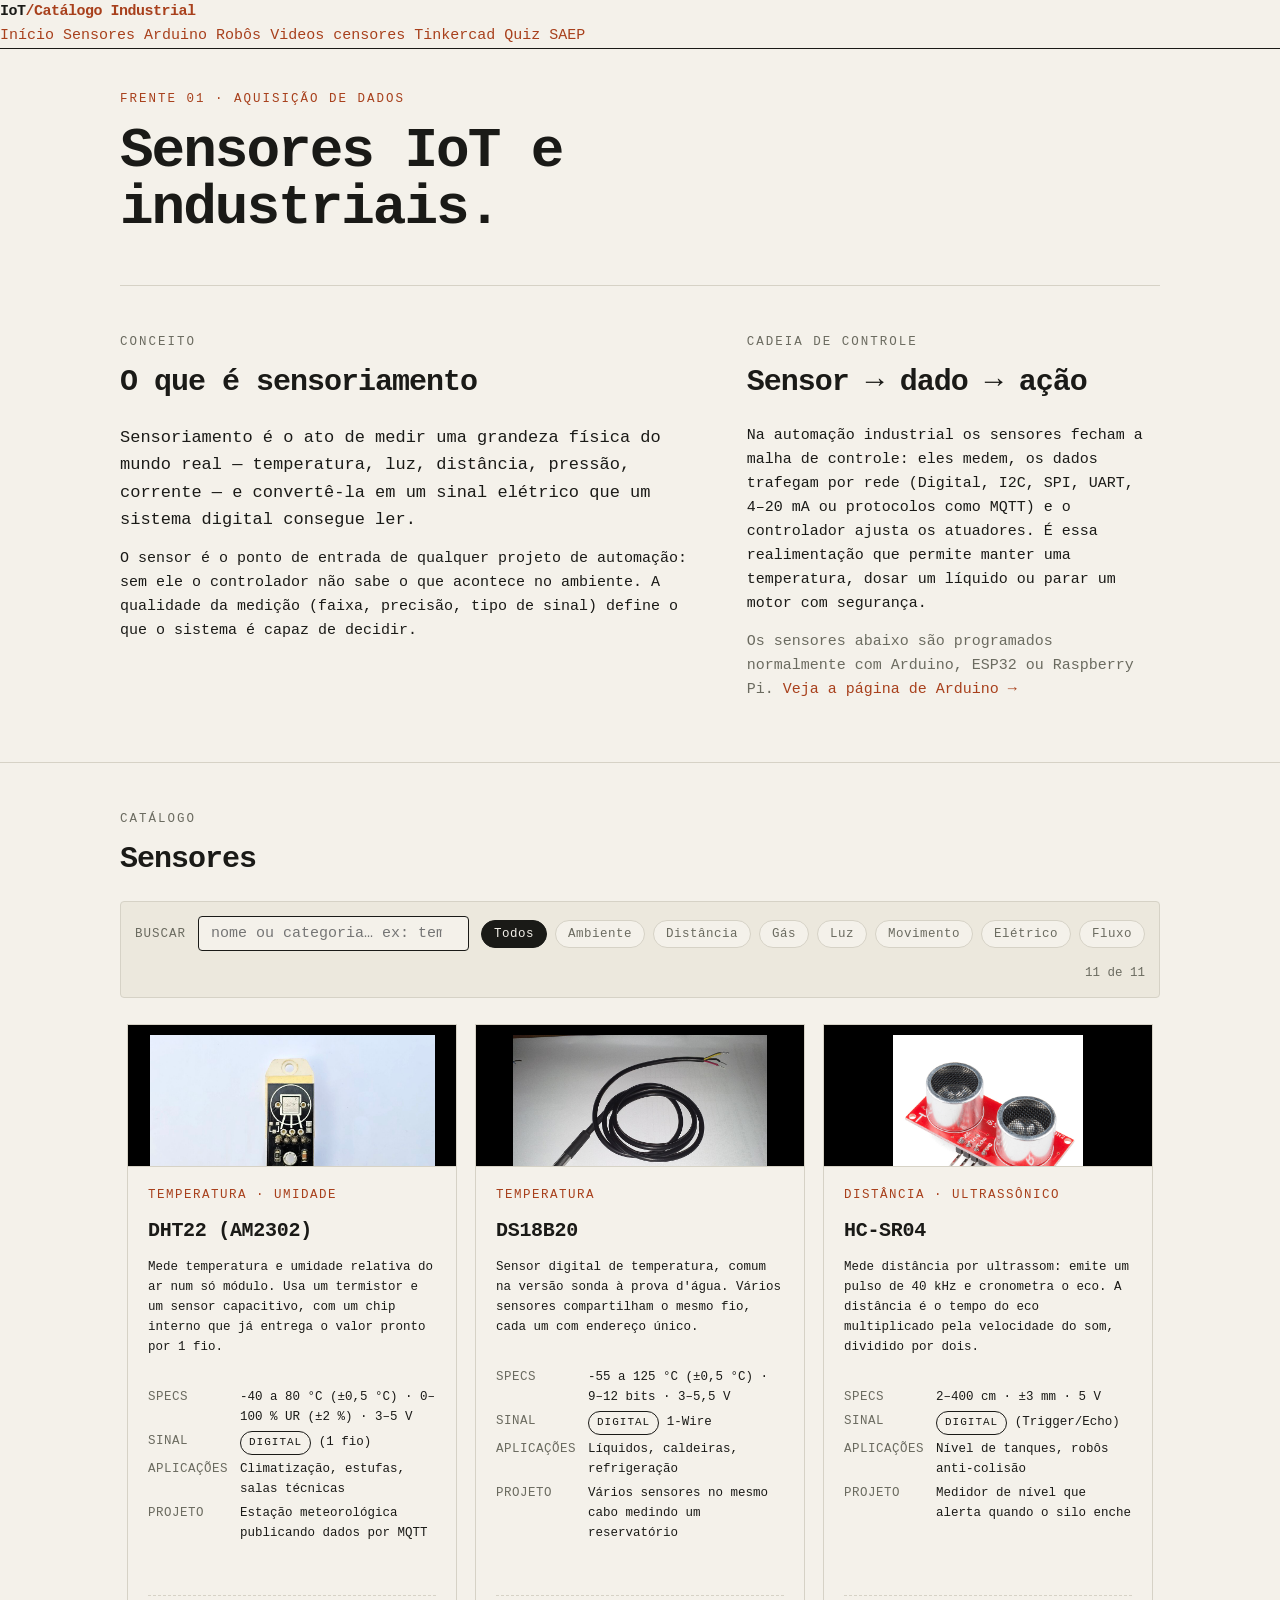
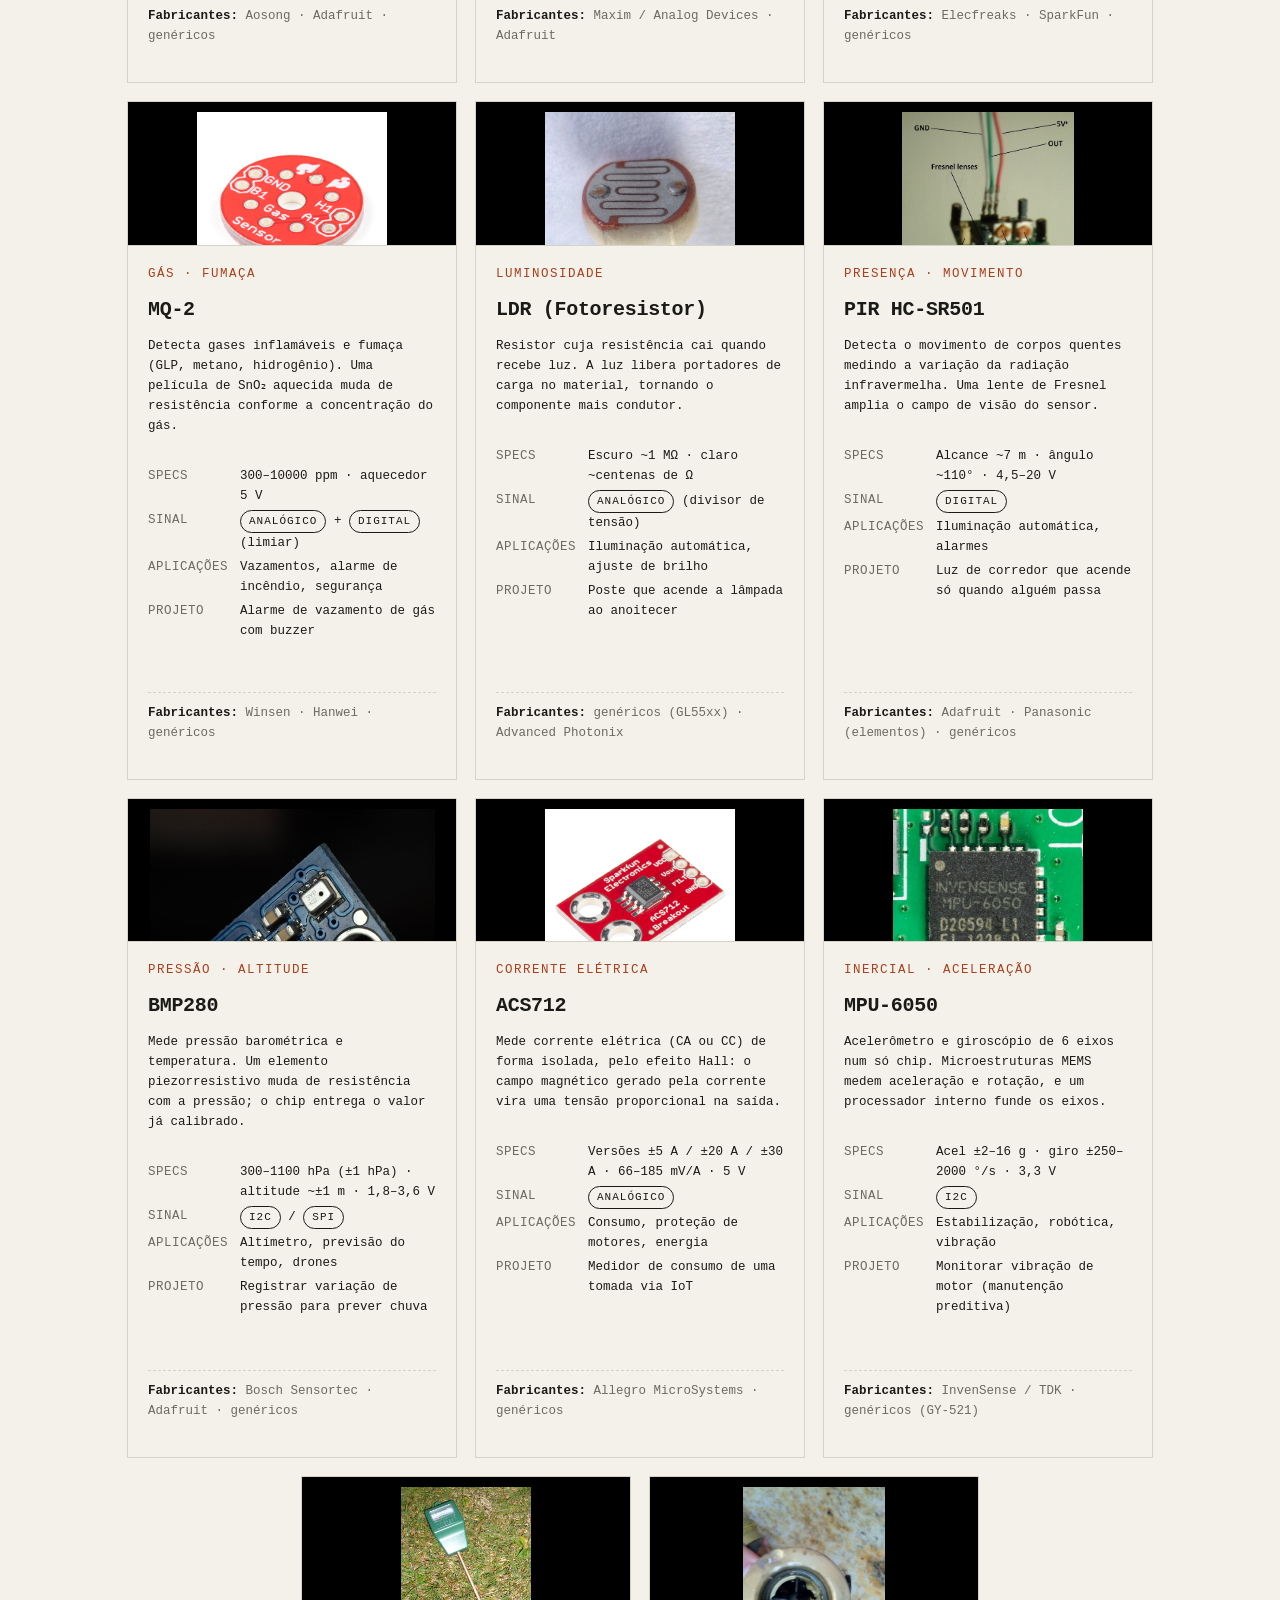
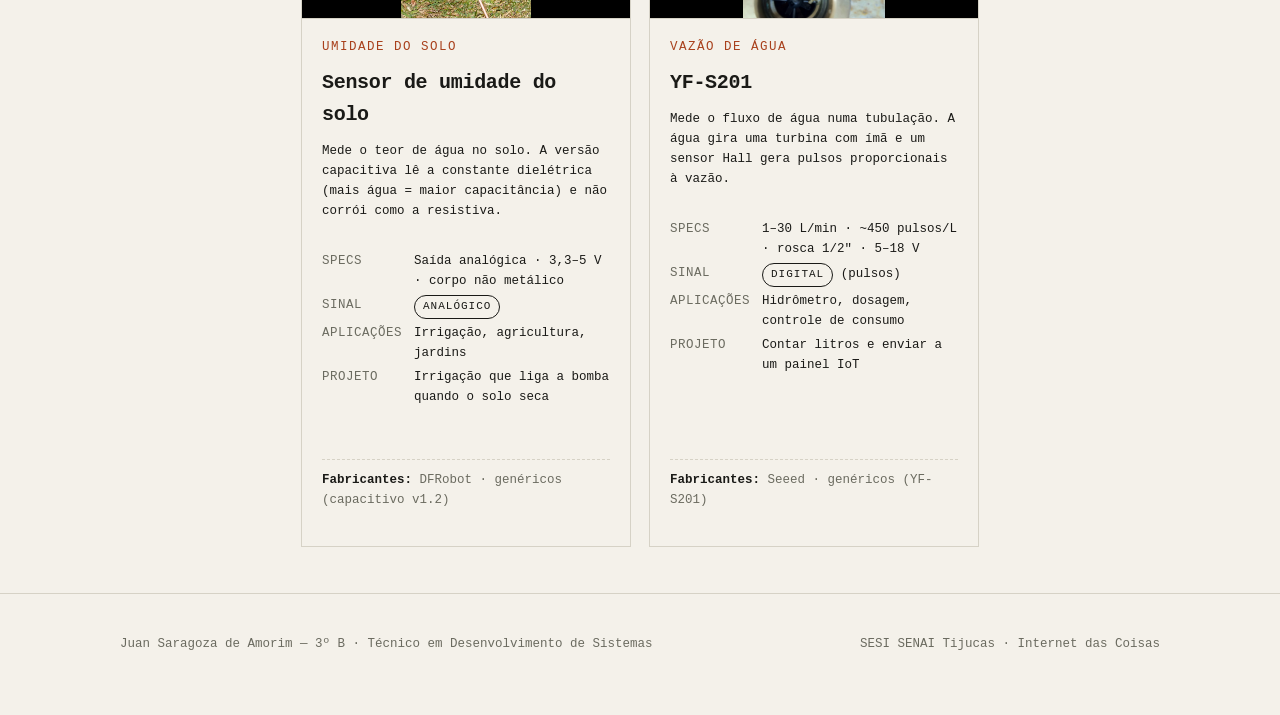
<file: sensores.html>
<!DOCTYPE html>
<html lang="pt-BR">
<head>
  <meta charset="UTF-8">
  <meta name="viewport" content="width=device-width, initial-scale=1.0">
  <title>Sensores IoT — Catálogo Industrial</title>
  <meta name="description" content="Catálogo de sensores IoT e industriais: conceito, princípio de funcionamento, especificações, tipo de sinal, aplicações e fabricantes.">
  <link rel="stylesheet" href="css/style.css">
</head>
<body>
  <header class="topbar">
    <a class="brand" href="index.html">IoT<span>/Catálogo Industrial</span></a>
    <nav>
      <a href="index.html">Início</a>
      <a href="sensores.html">Sensores</a>
      <a href="arduino.html">Arduino</a>
      <a href="robos.html">Robôs</a>
      <a href="videos_sensores.html">Videos censores</a>
      <a href="tinkercad.html" >Tinkercad</a>
      <a href="quiz.html" >Quiz SAEP</a>
    </nav>
  </header>

  <main>
    <div class="wrap">
      <div class="docblock">
        <p class="doc-eyebrow">Frente 01 · Aquisição de dados</p>
        <h1 class="doc-title">Sensores IoT e industriais.</h1>
      </div>
    </div>

    <section>
      <div class="wrap split">
        <div>
          <p class="sec-label">Conceito</p>
          <h2>O que é sensoriamento</h2>
          <p class="lead">Sensoriamento é o ato de medir uma grandeza física do mundo real —
          temperatura, luz, distância, pressão, corrente — e convertê-la em um sinal elétrico
          que um sistema digital consegue ler.</p>
          <p>O sensor é o ponto de entrada de qualquer projeto de automação: sem ele o
          controlador não sabe o que acontece no ambiente. A qualidade da medição
          (faixa, precisão, tipo de sinal) define o que o sistema é capaz de decidir.</p>
        </div>
        <div>
          <p class="sec-label">Cadeia de controle</p>
          <h2>Sensor → dado → ação</h2>
          <p>Na automação industrial os sensores fecham a malha de controle: eles medem, os
          dados trafegam por rede (Digital, I2C, SPI, UART, 4–20 mA ou protocolos como MQTT)
          e o controlador ajusta os atuadores. É essa realimentação que permite manter uma
          temperatura, dosar um líquido ou parar um motor com segurança.</p>
          <p class="muted">Os sensores abaixo são programados normalmente com Arduino, ESP32 ou
          Raspberry Pi. <a href="arduino.html">Veja a página de Arduino →</a></p>
        </div>
      </div>
    </section>

    <section>
      <div class="wrap">
        <p class="sec-label">Catálogo</p>
        <h2>Sensores</h2>

        <div class="toolbar" role="search">
          <label for="busca">Buscar</label>
          <input type="search" id="busca" placeholder="nome ou categoria… ex: temperatura" autocomplete="off">
          <div class="chips" role="group" aria-label="Filtrar por categoria">
            <button class="chip" data-cat="todos" aria-pressed="true">Todos</button>
            <button class="chip" data-cat="ambiente" aria-pressed="false">Ambiente</button>
            <button class="chip" data-cat="distancia" aria-pressed="false">Distância</button>
            <button class="chip" data-cat="gas" aria-pressed="false">Gás</button>
            <button class="chip" data-cat="luz" aria-pressed="false">Luz</button>
            <button class="chip" data-cat="movimento" aria-pressed="false">Movimento</button>
            <button class="chip" data-cat="eletrico" aria-pressed="false">Elétrico</button>
            <button class="chip" data-cat="fluxo" aria-pressed="false">Fluxo</button>
          </div>
          <span class="count" id="contador"></span>
        </div>

        <div class="grid" data-catalogo>

          <article class="card" data-nome="DHT22 AM2302 temperatura umidade" data-cat="ambiente">
            <figure><img src="img/sensor-dht22.jpg" alt="Módulo do sensor DHT22" loading="lazy"></figure>
            <div class="body">
              <span class="cat">Temperatura · Umidade</span>
              <h3>DHT22 (AM2302)</h3>
              <p class="desc">Mede temperatura e umidade relativa do ar num só módulo. Usa um
              termistor e um sensor capacitivo, com um chip interno que já entrega o valor pronto por 1 fio.</p>
              <dl>
                <dt>Specs</dt><dd>-40 a 80 °C (±0,5 °C) · 0–100 % UR (±2 %) · 3–5 V</dd>
                <dt>Sinal</dt><dd><span class="tag">Digital</span> (1 fio)</dd>
                <dt>Aplicações</dt><dd>Climatização, estufas, salas técnicas</dd>
                <dt>Projeto</dt><dd>Estação meteorológica publicando dados por MQTT</dd>
              </dl>
              <p class="makers"><b>Fabricantes:</b> Aosong · Adafruit · genéricos</p>
            </div>
          </article>

          <article class="card" data-nome="DS18B20 temperatura sonda" data-cat="ambiente">
            <figure><img src="img/sensor-ds18b20.jpg" alt="Sensor de temperatura DS18B20 (sonda à prova d'água)" loading="lazy"></figure>
            <div class="body">
              <span class="cat">Temperatura</span>
              <h3>DS18B20</h3>
              <p class="desc">Sensor digital de temperatura, comum na versão sonda à prova d'água.
              Vários sensores compartilham o mesmo fio, cada um com endereço único.</p>
              <dl>
                <dt>Specs</dt><dd>-55 a 125 °C (±0,5 °C) · 9–12 bits · 3–5,5 V</dd>
                <dt>Sinal</dt><dd><span class="tag">Digital</span> 1-Wire</dd>
                <dt>Aplicações</dt><dd>Líquidos, caldeiras, refrigeração</dd>
                <dt>Projeto</dt><dd>Vários sensores no mesmo cabo medindo um reservatório</dd>
              </dl>
              <p class="makers"><b>Fabricantes:</b> Maxim / Analog Devices · Adafruit</p>
            </div>
          </article>

          <article class="card" data-nome="HC-SR04 ultrassonico distancia" data-cat="distancia">
            <figure><img src="img/sensor-hcsr04.jpg" alt="Sensor ultrassônico HC-SR04" loading="lazy"></figure>
            <div class="body">
              <span class="cat">Distância · Ultrassônico</span>
              <h3>HC-SR04</h3>
              <p class="desc">Mede distância por ultrassom: emite um pulso de 40 kHz e cronometra
              o eco. A distância é o tempo do eco multiplicado pela velocidade do som, dividido por dois.</p>
              <dl>
                <dt>Specs</dt><dd>2–400 cm · ±3 mm · 5 V</dd>
                <dt>Sinal</dt><dd><span class="tag">Digital</span> (Trigger/Echo)</dd>
                <dt>Aplicações</dt><dd>Nível de tanques, robôs anti-colisão</dd>
                <dt>Projeto</dt><dd>Medidor de nível que alerta quando o silo enche</dd>
              </dl>
              <p class="makers"><b>Fabricantes:</b> Elecfreaks · SparkFun · genéricos</p>
            </div>
          </article>

          <article class="card" data-nome="MQ-2 gas fumaca glp" data-cat="gas">
            <figure><img src="img/sensor-mq2.jpg" alt="Placa de sensor de gás (breakout SparkFun para sensor MQ)" loading="lazy"></figure>
            <div class="body">
              <span class="cat">Gás · Fumaça</span>
              <h3>MQ-2</h3>
              <p class="desc">Detecta gases inflamáveis e fumaça (GLP, metano, hidrogênio). Uma
              película de SnO₂ aquecida muda de resistência conforme a concentração do gás.</p>
              <dl>
                <dt>Specs</dt><dd>300–10000 ppm · aquecedor 5 V</dd>
                <dt>Sinal</dt><dd><span class="tag">Analógico</span> + <span class="tag">Digital</span> (limiar)</dd>
                <dt>Aplicações</dt><dd>Vazamentos, alarme de incêndio, segurança</dd>
                <dt>Projeto</dt><dd>Alarme de vazamento de gás com buzzer</dd>
              </dl>
              <p class="makers"><b>Fabricantes:</b> Winsen · Hanwei · genéricos</p>
            </div>
          </article>

          <article class="card" data-nome="LDR fotoresistor luz luminosidade" data-cat="luz">
            <figure><img src="img/sensor-ldr.jpg" alt="Fotoresistor LDR" loading="lazy"></figure>
            <div class="body">
              <span class="cat">Luminosidade</span>
              <h3>LDR (Fotoresistor)</h3>
              <p class="desc">Resistor cuja resistência cai quando recebe luz. A luz libera
              portadores de carga no material, tornando o componente mais condutor.</p>
              <dl>
                <dt>Specs</dt><dd>Escuro ~1 MΩ · claro ~centenas de Ω</dd>
                <dt>Sinal</dt><dd><span class="tag">Analógico</span> (divisor de tensão)</dd>
                <dt>Aplicações</dt><dd>Iluminação automática, ajuste de brilho</dd>
                <dt>Projeto</dt><dd>Poste que acende a lâmpada ao anoitecer</dd>
              </dl>
              <p class="makers"><b>Fabricantes:</b> genéricos (GL55xx) · Advanced Photonix</p>
            </div>
          </article>

          <article class="card" data-nome="PIR HC-SR501 presenca movimento" data-cat="movimento">
            <figure><img src="img/sensor-pir.jpg" alt="Sensor de presença PIR HC-SR501" loading="lazy"></figure>
            <div class="body">
              <span class="cat">Presença · Movimento</span>
              <h3>PIR HC-SR501</h3>
              <p class="desc">Detecta o movimento de corpos quentes medindo a variação da radiação
              infravermelha. Uma lente de Fresnel amplia o campo de visão do sensor.</p>
              <dl>
                <dt>Specs</dt><dd>Alcance ~7 m · ângulo ~110° · 4,5–20 V</dd>
                <dt>Sinal</dt><dd><span class="tag">Digital</span></dd>
                <dt>Aplicações</dt><dd>Iluminação automática, alarmes</dd>
                <dt>Projeto</dt><dd>Luz de corredor que acende só quando alguém passa</dd>
              </dl>
              <p class="makers"><b>Fabricantes:</b> Adafruit · Panasonic (elementos) · genéricos</p>
            </div>
          </article>

          <article class="card" data-nome="BMP280 pressao barometrica altitude" data-cat="ambiente">
            <figure><img src="img/sensor-bmp280.jpg" alt="Sensor de pressão BMP280" loading="lazy"></figure>
            <div class="body">
              <span class="cat">Pressão · Altitude</span>
              <h3>BMP280</h3>
              <p class="desc">Mede pressão barométrica e temperatura. Um elemento piezorresistivo
              muda de resistência com a pressão; o chip entrega o valor já calibrado.</p>
              <dl>
                <dt>Specs</dt><dd>300–1100 hPa (±1 hPa) · altitude ~±1 m · 1,8–3,6 V</dd>
                <dt>Sinal</dt><dd><span class="tag">I2C</span> / <span class="tag">SPI</span></dd>
                <dt>Aplicações</dt><dd>Altímetro, previsão do tempo, drones</dd>
                <dt>Projeto</dt><dd>Registrar variação de pressão para prever chuva</dd>
              </dl>
              <p class="makers"><b>Fabricantes:</b> Bosch Sensortec · Adafruit · genéricos</p>
            </div>
          </article>

          <article class="card" data-nome="ACS712 corrente eletrica hall" data-cat="eletrico">
            <figure><img src="img/sensor-acs712.jpg" alt="Sensor de corrente ACS712" loading="lazy"></figure>
            <div class="body">
              <span class="cat">Corrente elétrica</span>
              <h3>ACS712</h3>
              <p class="desc">Mede corrente elétrica (CA ou CC) de forma isolada, pelo efeito Hall:
              o campo magnético gerado pela corrente vira uma tensão proporcional na saída.</p>
              <dl>
                <dt>Specs</dt><dd>Versões ±5 A / ±20 A / ±30 A · 66–185 mV/A · 5 V</dd>
                <dt>Sinal</dt><dd><span class="tag">Analógico</span></dd>
                <dt>Aplicações</dt><dd>Consumo, proteção de motores, energia</dd>
                <dt>Projeto</dt><dd>Medidor de consumo de uma tomada via IoT</dd>
              </dl>
              <p class="makers"><b>Fabricantes:</b> Allegro MicroSystems · genéricos</p>
            </div>
          </article>

          <article class="card" data-nome="MPU6050 acelerometro giroscopio inercial vibracao" data-cat="movimento">
            <figure><img src="img/sensor-mpu6050.jpg" alt="Módulo inercial MPU-6050" loading="lazy"></figure>
            <div class="body">
              <span class="cat">Inercial · Aceleração</span>
              <h3>MPU-6050</h3>
              <p class="desc">Acelerômetro e giroscópio de 6 eixos num só chip. Microestruturas MEMS
              medem aceleração e rotação, e um processador interno funde os eixos.</p>
              <dl>
                <dt>Specs</dt><dd>Acel ±2–16 g · giro ±250–2000 °/s · 3,3 V</dd>
                <dt>Sinal</dt><dd><span class="tag">I2C</span></dd>
                <dt>Aplicações</dt><dd>Estabilização, robótica, vibração</dd>
                <dt>Projeto</dt><dd>Monitorar vibração de motor (manutenção preditiva)</dd>
              </dl>
              <p class="makers"><b>Fabricantes:</b> InvenSense / TDK · genéricos (GY-521)</p>
            </div>
          </article>

          <article class="card" data-nome="umidade solo capacitivo irrigacao" data-cat="ambiente">
            <figure><img src="img/sensor-solo.jpg" alt="Sensor capacitivo de umidade do solo" loading="lazy"></figure>
            <div class="body">
              <span class="cat">Umidade do solo</span>
              <h3>Sensor de umidade do solo</h3>
              <p class="desc">Mede o teor de água no solo. A versão capacitiva lê a constante
              dielétrica (mais água = maior capacitância) e não corrói como a resistiva.</p>
              <dl>
                <dt>Specs</dt><dd>Saída analógica · 3,3–5 V · corpo não metálico</dd>
                <dt>Sinal</dt><dd><span class="tag">Analógico</span></dd>
                <dt>Aplicações</dt><dd>Irrigação, agricultura, jardins</dd>
                <dt>Projeto</dt><dd>Irrigação que liga a bomba quando o solo seca</dd>
              </dl>
              <p class="makers"><b>Fabricantes:</b> DFRobot · genéricos (capacitivo v1.2)</p>
            </div>
          </article>

          <article class="card" data-nome="YF-S201 vazao fluxo agua turbina hall" data-cat="fluxo">
            <figure><img src="img/sensor-fluxo.jpg" alt="Sensor de vazão de água com turbina interna" loading="lazy"></figure>
            <div class="body">
              <span class="cat">Vazão de água</span>
              <h3>YF-S201</h3>
              <p class="desc">Mede o fluxo de água numa tubulação. A água gira uma turbina com ímã
              e um sensor Hall gera pulsos proporcionais à vazão.</p>
              <dl>
                <dt>Specs</dt><dd>1–30 L/min · ~450 pulsos/L · rosca 1/2" · 5–18 V</dd>
                <dt>Sinal</dt><dd><span class="tag">Digital</span> (pulsos)</dd>
                <dt>Aplicações</dt><dd>Hidrômetro, dosagem, controle de consumo</dd>
                <dt>Projeto</dt><dd>Contar litros e enviar a um painel IoT</dd>
              </dl>
              <p class="makers"><b>Fabricantes:</b> Seeed · genéricos (YF-S201)</p>
            </div>
          </article>

        </div>

        <div class="empty" id="vazio">
          Nenhum sensor corresponde ao filtro. Limpe a busca ou escolha outra categoria.
        </div>
      </div>
    </section>
  </main>

  <footer>
    <div class="wrap">
      <span>Juan Saragoza de Amorim — 3º B · Técnico em Desenvolvimento de Sistemas</span>
      <span>SESI SENAI Tijucas · Internet das Coisas</span>
    </div>
  </footer>

  <script src="js/main.js"></script>
</body>
</html>
</file>
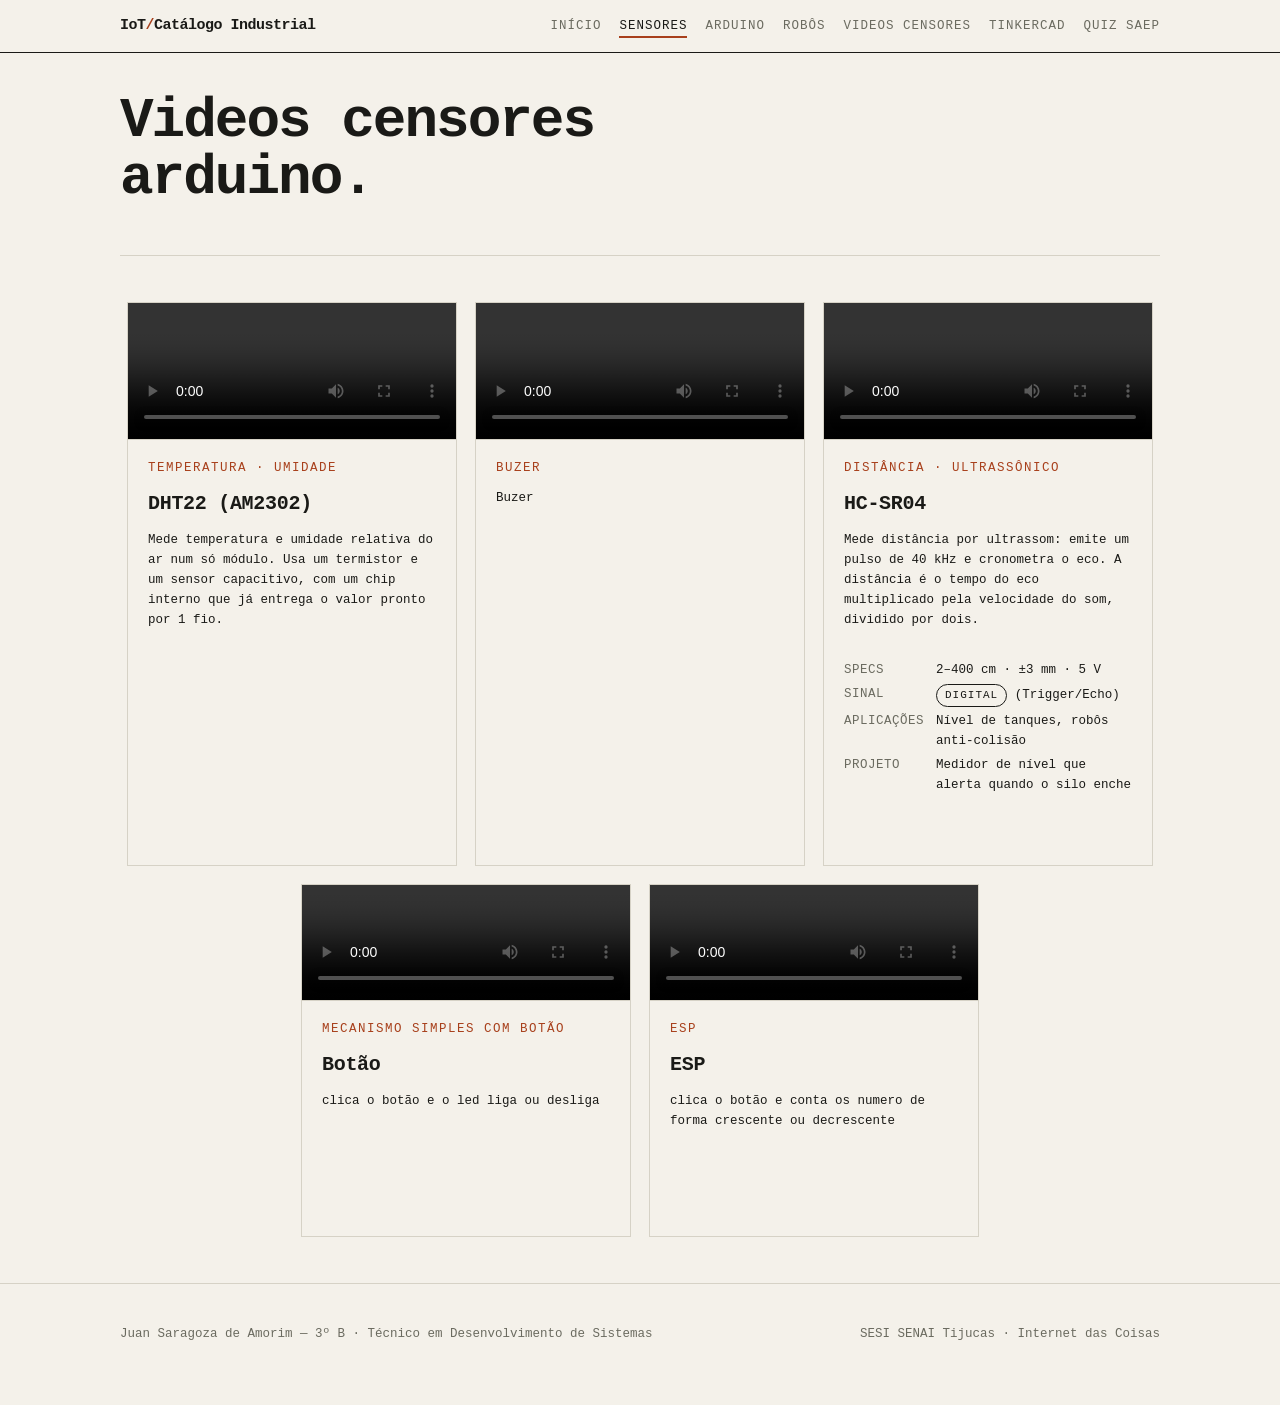
<file: videos_sensores.html>
<!DOCTYPE html>
<html lang="pt-BR">
<head>
  <meta charset="UTF-8">
  <meta name="viewport" content="width=device-width, initial-scale=1.0">
  <title>Sensores IoT — Catálogo Industrial</title>
  <meta name="description" content="Catálogo de sensores IoT e industriais: conceito, princípio de funcionamento, especificações, tipo de sinal, aplicações e fabricantes.">
  <link rel="stylesheet" href="css/style.css">
  <style>
  
    
  </style>
</head>
<body>
  <header class="topbar">
    <div class="wrap">
      <div class="brand">IoT<span>/</span>Catálogo Industrial</div>
      <nav class="nav" aria-label="Navegação principal">
        <a href="index.html">Início</a>
        <a href="sensores.html" class="active">Sensores</a>
        <a href="arduino.html">Arduino</a>
        <a href="robos.html">Robôs</a>
        <a href="videos_sensores.html">Videos censores</a>
        <a href="tinkercad.html" >Tinkercad</a>
        <a href="quiz.html" >Quiz SAEP</a>
      </nav>
    </div>
  </header>

  <main>
    <div class="wrap">
      <div class="docblock">
        <h1 class="doc-title">Videos censores arduino.</h1>
      </div>
    </div>

    <section>
        <div class="grid" data-catalogo>

          <article class="card" data-nome="DHT22 AM2302 temperatura umidade" data-cat="ambiente">
            <figure><video src="video/temperatura.mp4" controls preload="metadata" playsinline aria-label="Sensor de temperatura DS18B20 (sonda à prova d'água)"></video></figure>
            <div class="body">
              <span class="cat">Temperatura · Umidade</span>
              <h3>DHT22 (AM2302)</h3>
              <p class="desc">Mede temperatura e umidade relativa do ar num só módulo. Usa um
              termistor e um sensor capacitivo, com um chip interno que já entrega o valor pronto por 1 fio.</p>
            </div>
          </article>

          <article class="card" data-nome="DS18B20 temperatura sonda" data-cat="ambiente">
            <figure><video src="video/buzer.mp4" controls preload="metadata" playsinline aria-label="Sensor de temperatura DS18B20 (sonda à prova d'água)"></video></figure>
            <div class="body">
              <span class="cat">Buzer</span>
              <p class="desc">Buzer</p>
            </div>
          </article>

          <article class="card" data-nome="HC-SR04 ultrassonico distancia" data-cat="distancia">
            <figure><video src="video/ultrassonico.mp4" controls preload="metadata" playsinline aria-label="Sensor ultrassônico HC-SR04"></video></figure>
            <div class="body">
              <span class="cat">Distância · Ultrassônico</span>
              <h3>HC-SR04</h3>
              <p class="desc">Mede distância por ultrassom: emite um pulso de 40 kHz e cronometra
              o eco. A distância é o tempo do eco multiplicado pela velocidade do som, dividido por dois.</p>
              <dl>
                <dt>Specs</dt><dd>2–400 cm · ±3 mm · 5 V</dd>
                <dt>Sinal</dt><dd><span class="tag">Digital</span> (Trigger/Echo)</dd>
                <dt>Aplicações</dt><dd>Nível de tanques, robôs anti-colisão</dd>
                <dt>Projeto</dt><dd>Medidor de nível que alerta quando o silo enche</dd>
              </dl>
            </div>
          </article>

          <article class="card" data-nome="YF-S201 vazao fluxo agua turbina hall" data-cat="fluxo">
            <figure><video src="video/botaoligadesligaled.mp4" controls preload="metadata" playsinline aria-label="Mecanismo simples com botão liga/desliga LED"></video></figure>
            <div class="body">
              <span class="cat">Mecanismo simples com botão</span>
              <h3>Botão</h3>
              <p class="desc">clica o botão e o led liga ou desliga</p>
            </div>
          </article>
          <article class="card" data-nome="esp" data-cat="fluxo">
            <figure><video src="video/esp_comprimido.mp4" controls preload="metadata" playsinline aria-label="Mecanismo simples com botão liga/desliga LED"></video></figure>
            <div class="body">
              <span class="cat">ESP</span>
              <h3>ESP</h3>
              <p class="desc">clica o botão e conta os numero de forma crescente ou decrescente</p>
            </div>
          </article>

        </div>

        <div class="empty" id="vazio">
          Nenhum sensor corresponde ao filtro. Limpe a busca ou escolha outra categoria.
        </div>
      </div>
    </section>
  </main>

  <footer>
    <div class="wrap">
      <span>Juan Saragoza de Amorim — 3º B · Técnico em Desenvolvimento de Sistemas</span>
      <span>SESI SENAI Tijucas · Internet das Coisas</span>
    </div>
  </footer>

  <script src="js/main.js"></script>
</body>
</html>
</file>
<file: css/style.css>
/* ============================================================
   Catalogo IoT — Sensores e Robos Industriais
   Estilo: datasheet tecnico monoespacado
   Autor: Juan Saragoza de Amorim — 3o B DS — SESI SENAI Tijucas
   ============================================================ */

:root {
  /* cores */
  --paper:   #f4f1ea;
  --paper-2: #ece8dd;
  --ink:     #1a1a17;
  --muted:   #6b6b60;
  --line:    #d6d2c6;
  --accent:  #a8401c;
  --accent-soft: #f0e2d8;

  /* tipografia */
  --mono: "Cascadia Code", "Consolas", "SFMono-Regular", ui-monospace, monospace;
  --fs-body: 15px;
  --fs-small: 12.5px;
  --fs-h3: 20px;
  --fs-h2: 30px;
  --fs-display: 56px;

  /* espacamento e formas */
  --gap: 24px;
  --pad: 20px;
  --maxw: 1080px;
  --radius: 4px;
}

* { box-sizing: border-box; }

html { -webkit-text-size-adjust: 100%; }

body {
  margin: 0;
  background: var(--paper);
  color: var(--ink);
  font-family: var(--mono);
  font-size: var(--fs-body);
  line-height: 1.6;
  text-rendering: optimizeLegibility;
}

a { color: var(--accent); text-decoration: none; }
a:hover { text-decoration: underline; }
a:focus-visible,
button:focus-visible,
input:focus-visible {
  outline: 2px solid var(--accent);
  outline-offset: 2px;
}

img { max-width: 100%; display: block; }

.wrap { max-width: var(--maxw); margin: 0 auto; padding: 0 var(--pad); }

/* ---------- cabecalho / navegacao ---------- */
.topbar {
  border-bottom: 1px solid var(--ink);
  background: var(--paper);
  position: sticky;
  top: 0;
  z-index: 10;
}
.topbar .wrap {
  display: flex;
  align-items: baseline;
  justify-content: space-between;
  gap: var(--gap);
  padding-top: 14px;
  padding-bottom: 14px;
  flex-wrap: wrap;
}
.brand { font-weight: 700; letter-spacing: -0.5px; color: var(--ink); }
.brand span { color: var(--accent); }
.nav { display: flex; gap: 18px; flex-wrap: wrap; font-size: var(--fs-small); }
.nav a { color: var(--muted); text-transform: uppercase; letter-spacing: 1px; }
.nav a:hover { color: var(--ink); text-decoration: none; }
.nav a.active { color: var(--ink); border-bottom: 2px solid var(--accent); }

/* ---------- bloco de identificacao (estilo datasheet) ---------- */
.docblock {
  border-bottom: 1px solid var(--line);
  padding: 40px 0 28px;
}
.doc-eyebrow {
  font-size: var(--fs-small);
  letter-spacing: 2px;
  text-transform: uppercase;
  color: var(--accent);
  margin: 0 0 14px;
}
.doc-title {
  font-size: var(--fs-display);
  line-height: 1.02;
  letter-spacing: -2px;
  margin: 0 0 20px;
  max-width: 15ch;
}
.doc-meta {
  display: grid;
  grid-template-columns: repeat(4, minmax(0, 1fr));
  border: 1px solid var(--line);
  border-radius: var(--radius);
  overflow: hidden;
  font-size: var(--fs-small);
  max-width: 640px;
}
.doc-meta div { padding: 10px 14px; border-right: 1px solid var(--line); }
.doc-meta div:last-child { border-right: 0; }
.doc-meta dt { color: var(--muted); text-transform: uppercase; letter-spacing: 1px; }
.doc-meta dd { margin: 2px 0 0; font-weight: 700; }

/* ---------- secoes ---------- */
section { padding: 46px 0; border-bottom: 1px solid var(--line); }
section.tight { padding: 28px 0; }
.sec-label {
  font-size: var(--fs-small);
  letter-spacing: 2px;
  text-transform: uppercase;
  color: var(--muted);
  margin: 0 0 6px;
}
h2 { font-size: var(--fs-h2); letter-spacing: -1px; margin: 0 0 18px; }
h3 { font-size: var(--fs-h3); margin: 0 0 8px; letter-spacing: -0.3px; }
p { margin: 0 0 14px; max-width: 68ch; }
.lead { font-size: 17px; max-width: 62ch; }
.muted { color: var(--muted); }

/* ---------- layout de duas colunas assimetrico ---------- */
.split {
  display: grid;
  grid-template-columns: 1.4fr 1fr;
  gap: 48px;
  align-items: start;
}
.split.rev { grid-template-columns: 1fr 1.4fr; }

/* ---------- conceitos (lista definicao) ---------- */
.concepts { display: grid; gap: 0; border-top: 1px solid var(--line); }
.concept {
  display: grid;
  grid-template-columns: 44px 1fr;
  gap: 16px;
  padding: 20px 0;
  border-bottom: 1px solid var(--line);
}
.concept .num { color: var(--accent); font-weight: 700; }

/* ---------- barra de acesso (cards das duas areas) ---------- */
.areas { display: grid; grid-template-columns: 1fr 1fr; gap: 2px; background: var(--ink); border: 1px solid var(--ink); }
.area {
  background: var(--paper);
  padding: 28px;
  display: flex;
  flex-direction: column;
  gap: 10px;
  min-height: 220px;
}
.area:hover { background: var(--accent-soft); }
.area .k { font-size: var(--fs-small); letter-spacing: 2px; color: var(--accent); text-transform: uppercase; }
.area h3 { font-size: 26px; }
.area .go { margin-top: auto; font-weight: 700; color: var(--ink); }

/* ---------- filtro ---------- */
.toolbar {
  display: flex;
  gap: 12px;
  align-items: center;
  flex-wrap: wrap;
  margin: 0 0 26px;
  padding: 14px;
  border: 1px solid var(--line);
  border-radius: var(--radius);
  background: var(--paper-2);
}
.toolbar label { font-size: var(--fs-small); text-transform: uppercase; letter-spacing: 1px; color: var(--muted); }
.toolbar input[type="search"] {
  font-family: var(--mono);
  font-size: var(--fs-body);
  padding: 8px 12px;
  border: 1px solid var(--ink);
  border-radius: var(--radius);
  background: var(--paper);
  color: var(--ink);
  flex: 1 1 220px;
  min-width: 160px;
}
.chips { display: flex; gap: 8px; flex-wrap: wrap; }
.chip {
  font-family: var(--mono);
  font-size: var(--fs-small);
  padding: 6px 12px;
  border: 1px solid var(--line);
  background: var(--paper);
  color: var(--muted);
  border-radius: 999px;
  cursor: pointer;
  letter-spacing: 0.5px;
}
.chip:hover { border-color: var(--ink); color: var(--ink); }
.chip[aria-pressed="true"] {
  background: var(--ink);
  color: var(--paper);
  border-color: var(--ink);
}
.count { font-size: var(--fs-small); color: var(--muted); margin-left: auto; }

/* ---------- fichas (cards de sensor/robo) ---------- */
/* flex + justify-content:center centraliza os itens que sobram na ultima linha */
.grid { display: flex; flex-wrap: wrap; justify-content: center; gap: 18px; }
.card {
  background: var(--paper);
  border: 1px solid var(--line);
  padding: 0;
  display: flex;
  flex-direction: column;
  flex: 0 1 330px;
}
.card figure { margin: 0; background: var(--paper-2); border-bottom: 1px solid var(--line); }
.card figure img { width: 100%; height: 200px; object-fit: cover; }
/* nos cards do catalogo a foto aparece inteira (sem corte) */
.grid .card figure img { object-fit: contain; height: 210px; padding: 10px; }
.card .body { padding: 18px 20px 22px; display: flex; flex-direction: column; gap: 10px; height: 100%; }
.card .cat { font-size: var(--fs-small); text-transform: uppercase; letter-spacing: 1.5px; color: var(--accent); }
.card h3 { margin: 0; }
.card dl { margin: 6px 0 0; display: grid; grid-template-columns: auto 1fr; gap: 4px 12px; font-size: var(--fs-small); }
.card dt { color: var(--muted); text-transform: uppercase; letter-spacing: 0.5px; white-space: nowrap; }
.card dd { margin: 0; }
.card .desc { font-size: var(--fs-small); color: var(--ink); }
.card .makers { margin-top: auto; font-size: var(--fs-small); color: var(--muted); border-top: 1px dashed var(--line); padding-top: 10px; }
.card .makers b { color: var(--ink); font-weight: 700; }
.tag {
  display: inline-block;
  font-size: 11px;
  letter-spacing: 1px;
  text-transform: uppercase;
  border: 1px solid var(--ink);
  padding: 2px 8px;
  border-radius: 999px;
}

/* ---------- estado vazio (JS filtro) ---------- */
.empty {
  display: none;
  border: 1px dashed var(--line);
  padding: 40px 24px;
  text-align: center;
  color: var(--muted);
}
.empty.show { display: block; }

/* ---------- blocos de codigo (arduino) ---------- */
pre {
  background: var(--ink);
  color: #eae7dd;
  padding: 18px 20px;
  border-radius: var(--radius);
  overflow-x: auto;
  font-size: 13px;
  line-height: 1.55;
  margin: 0 0 8px;
}
pre .cmt { color: #9a968a; }
.code-cap { font-size: var(--fs-small); color: var(--muted); margin: 0 0 20px; }

/* ---------- tabela specs arduino ---------- */
.spectable { width: 100%; border-collapse: collapse; font-size: var(--fs-small); }
.spectable th, .spectable td { text-align: left; padding: 10px 12px; border-bottom: 1px solid var(--line); }
.spectable th { color: var(--muted); text-transform: uppercase; letter-spacing: 1px; font-weight: 400; width: 40%; }

/* ---------- rodape ---------- */
footer { padding: 40px 0 60px; font-size: var(--fs-small); color: var(--muted); }
footer .wrap { display: flex; justify-content: space-between; gap: 20px; flex-wrap: wrap; }
footer a { color: var(--muted); }
footer a:hover { color: var(--ink); }

/* ---------- responsivo ---------- */
@media (max-width: 760px) {
  :root { --fs-display: 38px; --fs-h2: 24px; }
  .split, .split.rev { grid-template-columns: 1fr; gap: 24px; }
  .areas { grid-template-columns: 1fr; }
  .doc-meta { grid-template-columns: 1fr 1fr; }
  .doc-meta div:nth-child(2) { border-right: 0; }
  .count { margin-left: 0; width: 100%; }
}
/* videos */
.card figure {
  margin: 0;
  width: 100%;
  aspect-ratio: 16 / 9;
  overflow: hidden;
  background: #000;
}
.card figure video {
  display: block;
  width: 100%;
  height: 100%;
  object-fit: cover;
}
/* quiz */
.quiz-q{border:1px solid var(--line,#c9ced3);padding:20px 22px;margin:0 0 20px}
.quiz-q h3{margin:0 0 10px}
.quiz-ctx{margin:0 0 10px}
.quiz-trig{font-weight:600;margin:14px 0 10px}
.quiz-alt{display:flex;gap:10px;align-items:flex-start;border:1px solid var(--line,#c9ced3);padding:10px 12px;margin:0 0 8px;cursor:pointer}
.quiz-alt input{margin-top:4px}
.quiz-alt:has(input:checked){border-width:2px}
.quiz-alt.ok{border-color:#2e9d5b;background:rgba(46,157,91,.14)}
.quiz-alt.err{border-color:#d1493f;background:rgba(209,73,63,.14)}
.quiz-exp{display:none;margin:12px 0 0;padding-left:12px;border-left:3px solid var(--line,#c9ced3)}
.quiz-q.done .quiz-exp{display:block}
.quiz-bar{display:flex;flex-wrap:wrap;gap:12px;align-items:center;margin:8px 0 24px}
.quiz-score{font-weight:600}
</file>
